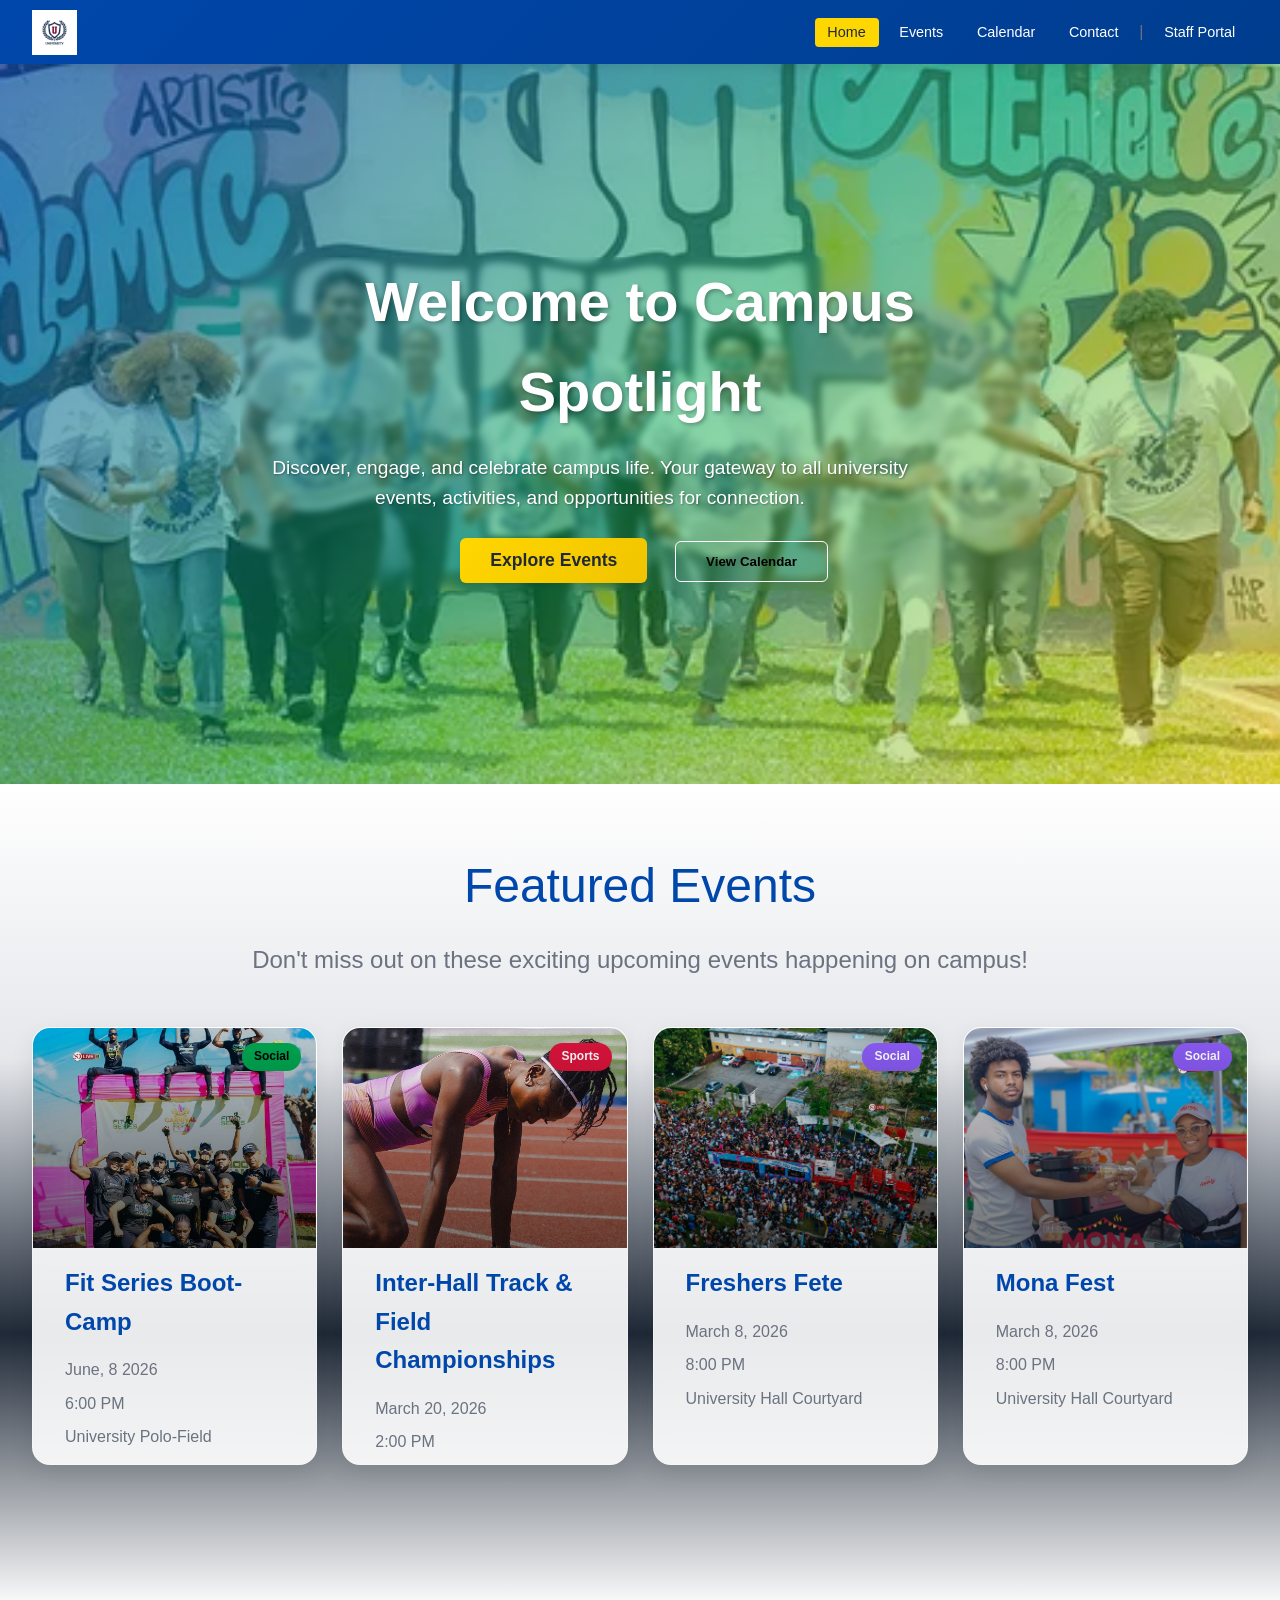
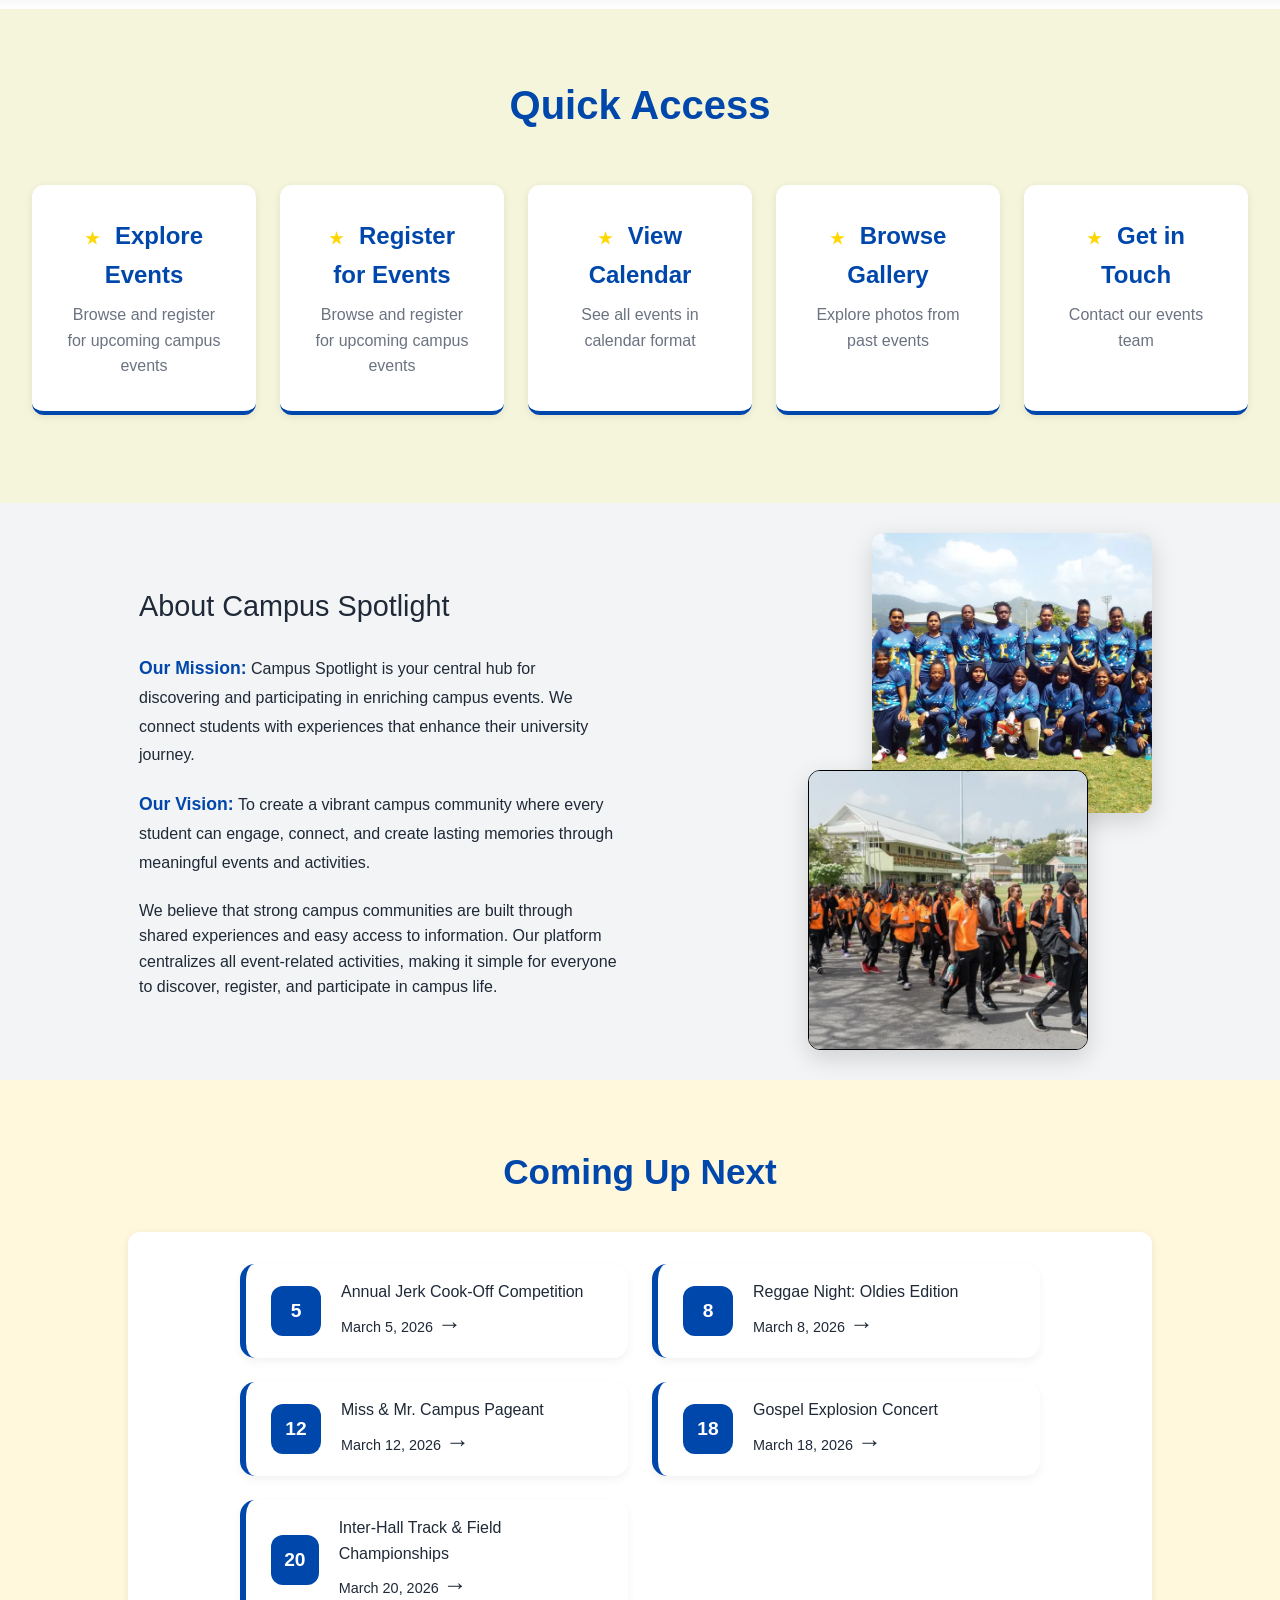
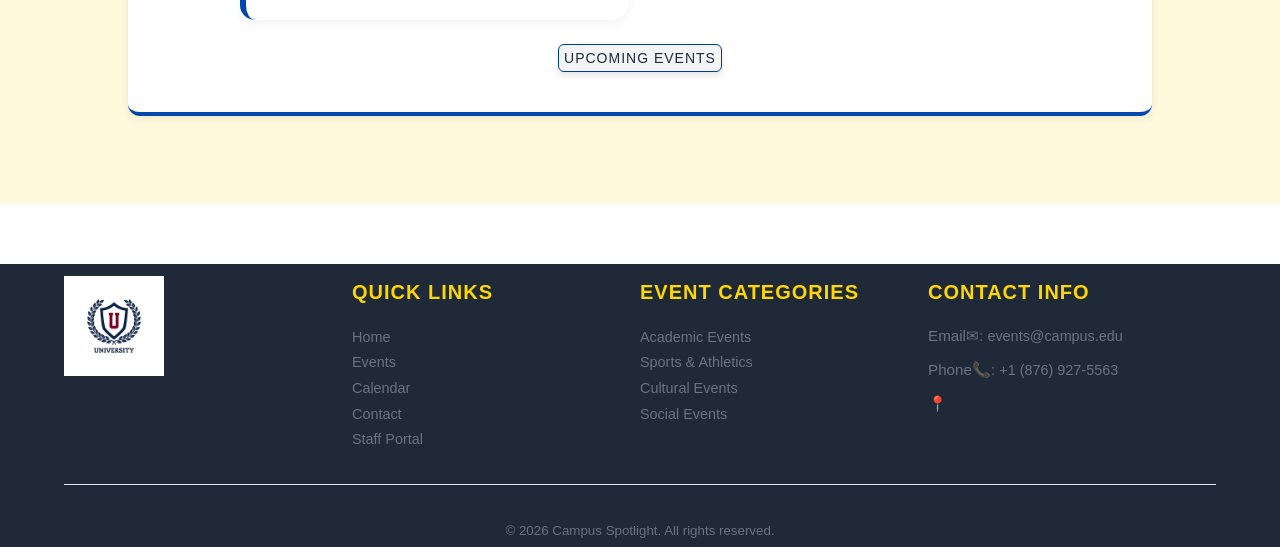
<file: index.html>
<!DOCTYPE html>
<html lang="en">

<head>
    <!-- Meta tags for character encoding and responsive design -->
    <meta charset="UTF-8">
    <meta name="viewport" content="width=device-width, initial-scale=1.0">

    <!-- Page title -->
    <title>Campus Spotlight - Home</title>

    <!-- Link to external CSS stylesheet -->
    <link rel="stylesheet" href="css/index.css">
</head>

<body>
    <!-- ==================== HEADER / NAVIGATION ==================== -->
    <header class="site-header">
        <!-- Logo -->
        <img src="images/logo2.jpg" alt="Campus Spotlight Logo" class="site-logo">

        <!-- Main navigation menu -->
        <nav class="main-nav">
            <ul>
                <li><a href="index.html" aria-current="page">Home</a></li>
                <li><a href="events.html">Events</a></li>
                <li><a href="calendar.html">Calendar</a></li>
                <li><a href="contact.html">Contact</a></li>
                <li class="split">|</li>
                <li><a href="staff-portal.html">Staff Portal</a></li>
            </ul>
        </nav>
    </header>

    <!-- ==================== MAIN CONTENT ==================== -->
    <main>
        <!-- ========== HERO SECTION ========== -->
        <!-- Welcome section with main call-to-action buttons -->
        <section class="hero-section">
            <div class="hero-content">
                <h1>Welcome to Campus Spotlight</h1>
                <p>Discover, engage, and celebrate campus life. Your gateway to all university events, activities, and
                    opportunities for connection.</p>

                <!-- Hero action buttons with navigation functionality -->
                <div class="hero-action">
                    <button id="exploreEventsBtn" data-link="events.html" class="btn-main">Explore Events</button>
                    <button id="viewCalendarBtn" data-link="calendar.html" class="btn-ghost">View Calendar</button>
                </div>
            </div>
        </section>


        <!-- ========== FEATURED EVENTS SECTION ========== -->
        <!-- Showcases the top 4 featured upcoming events -->
        <section class="featured-events-section reveal">
            <div class="section-header">
                <h2>Featured Events</h2>
                <p>Don't miss out on these exciting upcoming events happening on campus!</p>

                <!-- Featured Event 1: BootCamp -->
                <div class="featured-events-grid">
                    <article class="event-card featured-card reveal">
                        <div class="event-image-container">
                            <img src="images/bootcamp5.jpeg" alt="bootcamp5" class="event-image">
                            <span class="event-category" data-category="cultural">Social</span>
                        </div>

                        <div class="event-card-content">
                            <h3 class="event-title">Fit Series Boot-Camp</h3>
                            <p class="event-description"></p>
                            <div class="event-details">
                                <time datetime="2026-08-06" class="event-date">June, 8 2026</time>
                                <time datetime="18:00" class="event-time">6:00 PM</time>
                                <address class="event-location">University Polo-Field</address>
                            </div>
                        </div>
                    </article>

                    <!-- Featured Event 2: Track & Field -->
                    <article class="event-card featured-card reveal">
                        <div class="event-image-container">
                            <img src="images/sport4.jpeg" alt="Inter-Hall Track & Field Championships"
                                class="event-image">
                            <span class="event-category" data-category="sports">Sports</span>
                        </div>

                        <div class="event-card-content">
                            <h3 class="event-title">Inter-Hall Track & Field Championships</h3>
                            <p class="event-description"></p>

                            <div class="event-details">
                                <time datetime="2026-03-20" class="event-date">March 20, 2026</time>
                                <time datetime="14:00" class="event-time">2:00 PM</time>
                                <address class="event-location">National Stadium</address>
                            </div>
                        </div>
                    </article>

                    <!-- Featured Event 3: Fete -->
                    <article class="event-card featured-card reveal">
                        <div class="event-image-container">
                            <img src="images/fete2.jpeg" alt="fete2" class="event-image">
                            <span class="event-category" data-category="social">Social</span>
                        </div>

                        <div class="event-card-content">
                            <h3 class="event-title">Freshers Fete</h3>
                            <p class="event-description"></p>

                            <div class="event-details">
                                <time datetime="2026-03-08" class="event-date">March 8, 2026</time>
                                <time datetime="20:00" class="event-time">8:00 PM</time>
                                <address class="event-location">University Hall Courtyard</address>
                            </div>
                        </div>
                    </article>

                    <article class="event-card featured-card reveal">
                        <div class="event-image-container">
                            <img src="images/food2.jpeg" alt="Reggae Night:food2" class="event-image">
                            <span class="event-category" data-category="social">Social</span>
                        </div>

                        <div class="event-card-content">
                            <h3 class="event-title">Mona Fest</h3>
                            <p class="event-description"></p>

                            <div class="event-details">
                                <time datetime="2026-03-08" class="event-date">March 8, 2026</time>
                                <time datetime="20:00" class="event-time">8:00 PM</time>
                                <address class="event-location">University Hall Courtyard</address>
                            </div>
                        </div>
                    </article>
                </div>
            </div>
        </section>

        <!-- ========== QUICK ACCESS SECTION ========== -->
        <!-- Provides quick navigation to key areas of the site -->
        <section class="quick-access-section reveal">
            <h2>Quick Access</h2>

            <div class="quick-access-grid">

                <!-- Quick Access Card 1: -->
                <article class="quick-access-card" data-link="events.html">
                    <h3>Explore Events</h3>
                    <p>Browse and register for upcoming campus events</p>
                </article>

                <!-- Quick Access Card 2: Register for Events -->
                <article class="quick-access-card" data-link="register.html">
                    <h3>Register for Events</h3>
                    <p>Browse and register for upcoming campus events</p>
                </article>

                <!-- Quick Access Card 3: View Calendar -->
                <article class="quick-access-card" data-link="calendar.html">
                    <h3>View Calendar</h3>
                    <p>See all events in calendar format</p>
                </article>

                <!-- Quick Access Card 4: Browse Gallery -->
                <article class="quick-access-card" data-link="past-events.html">
                    <h3>Browse Gallery</h3>
                    <p>Explore photos from past events</p>
                </article>

                <!-- Quick Access Card 5: Contact -->
                <article class="quick-access-card" data-link="contact.html">
                    <h3>Get in Touch</h3>
                    <p>Contact our events team</p>
                </article>
            </div>
        </section>

        <!-- ========== ABOUT CAMPUS SPOTLIGHT SECTION ========== -->
        <!-- Information about the Campus Spotlight platform -->
        <section class="about-section reveal">
            <div class="about-container">
                <div class="about-text">
                    <h2>About Campus Spotlight</h2>

                    <div class="about-item">
                        <h3>Our Mission:</h3>
                        <p>Campus Spotlight is your central hub for discovering and participating in enriching campus
                            events. We connect students with experiences that enhance their university journey.</p>
                    </div>

                    <div class="about-item">
                        <h3>Our Vision:</h3>
                        <p>To create a vibrant campus community where every student can engage, connect, and create
                            lasting memories through meaningful events and activities.</p>
                    </div>

                    <p class="about-closing">
                        We believe that strong campus communities are built through shared experiences and easy access
                        to information. Our platform centralizes all event-related activities, making it simple for
                        everyone to discover, register, and participate in campus life.
                    </p>
                </div>

                <div class="about-image-side">
                    <div class="img-wrapper main-img">
                        <img src="images/womencricket.webp" alt="Campus Event">
                    </div>
                    <div class="img-wrapper overlay-img">
                        <img src="images/oncampus.webp" alt="Students on campus">
                    </div>
                </div>
            </div>
        </section>
        <!-- ========== COMING UP NEXT SECTION ========== -->
        <!-- Lists the next 5 upcoming events chronologically -->
        <section class="upcoming-events-section">
            <h2>Coming Up Next</h2>

            <div class="upcoming-event-grid">
                <!-- Upcoming events list -->
                <ul class="upcoming-events-list">
                    <!-- Event 1: March 5 -->
                    <li class="upcoming-event-item">
                        <div class="date-bubble">5</div>
                        <div class="event-info">
                            <span class="event-name">Annual Jerk Cook-Off Competition</span>
                            <span class="event-date-sub">March 5, 2026</span>
                            <span class="arrow">→</span>
                        </div>
                    </li>

                    <!-- Event 2: March 8 -->
                    <li class="upcoming-event-item">
                        <div class="date-bubble">8</div>
                        <div class="event-info">
                            <span class="event-name">Reggae Night: Oldies Edition</span>
                            <span class="event-date-sub">March 8, 2026</span>
                            <span class="arrow">→</span>
                        </div>
                    </li>

                    <!-- Event 3: March 12 -->
                    <li class="upcoming-event-item">
                        <div class="date-bubble">12</div>
                        <div class="event-info">
                            <span class="event-name">Miss & Mr. Campus Pageant</span>
                            <span class="event-date-sub">March 12, 2026</span>
                            <span class="arrow">→</span>
                        </div>
                    </li>

                    <!-- Event 4: March 18 -->
                    <li class="upcoming-event-item">
                        <div class="date-bubble">18</div>
                        <div class="event-info">
                            <span class="event-name">Gospel Explosion Concert</span>
                            <span class="event-date-sub">March 18, 2026</span>
                            <span class="arrow">→</span>
                        </div>
                    </li>

                    <!-- Event 5: March 20 -->
                    <li class="upcoming-event-item">
                        <div class="date-bubble">20</div>
                        <div class="event-info">
                            <span class="event-name">Inter-Hall Track & Field Championships</span>
                            <span class="event-date-sub">March 20, 2026</span>
                            <span class="arrow">→</span>
                        </div>
                    </li>
                </ul>

                <!-- Button to view all upcoming events -->
                <div class="view-all-btn-container">
                    <button id="viewAllEventsBtn" data-link="upcoming-events.html" class="btn-main view-all-btn">
                        Upcoming Events
                    </button>
                </div>
            </div>
        </section>
    </main>

    <!-- ==================== FOOTER ==================== -->
    <footer class="site-footer">
        <div class="footer-grid">
            <div class="footer-content">
                <!-- Footer logo -->
                <div class="footer-brand">
                    <img src="images/logo2.jpg" alt="Campus Spotlight" class="footer-logo">
                </div>

                <!-- Quick Links Navigation -->
                <nav class="footer-nav">
                    <h3>Quick Links</h3>
                    <ul>
                        <li><a href="index.html">Home</a></li>
                        <li><a href="events.html">Events</a></li>
                        <li><a href="calendar.html">Calendar</a></li>
                        <li><a href="contact.html">Contact</a></li>
                        <li><a href="staff-portal.html">Staff Portal</a></li>
                    </ul>
                </nav>

                <nav class="footer-nav">
                    <h3>Event Categories</h3>
                    <ul>
                        <li><a href="#">Academic Events</a></li>
                        <li><a href="#">Sports & Athletics</a></li>
                        <li><a href="#">Cultural Events</a></li>
                        <li><a href="#">Social Events</a></li>
                    </ul>
                </nav>

                <!-- Contact Information -->
                <nav class="footer-nav">
                    <h3>Contact Info</h3>
                    <address class="footer-contact">
                        <p>Email✉: <a href="mailto:events@campus.edu">events@campus.edu</a></p>
                        <p>Phone📞: <a href="tel:+18769275563">+1 (876) 927-5563</a></p>
                        <p>📍</p>
                    </address>
                </nav>
                <!-- Social Media Links -->
                <!-- <nav class="footer-social">
                    <h3>Social Media</h3>
                    <ul>
                        <li><a href="#">Facebook</a></li>
                        <li><a href="#">Twitter</a></li>
                        <li><a href="#">Instagram</a></li>
                    </ul>
                </nav> -->
            </div>
            <!-- Copyright Notice -->
            <p class="footer-copyright"><small>&copy; 2026 Campus Spotlight. All rights reserved.</small></p>
        </div>
    </footer>
    <script src="JS/main.js"></script>
</body>

</html>
</file>
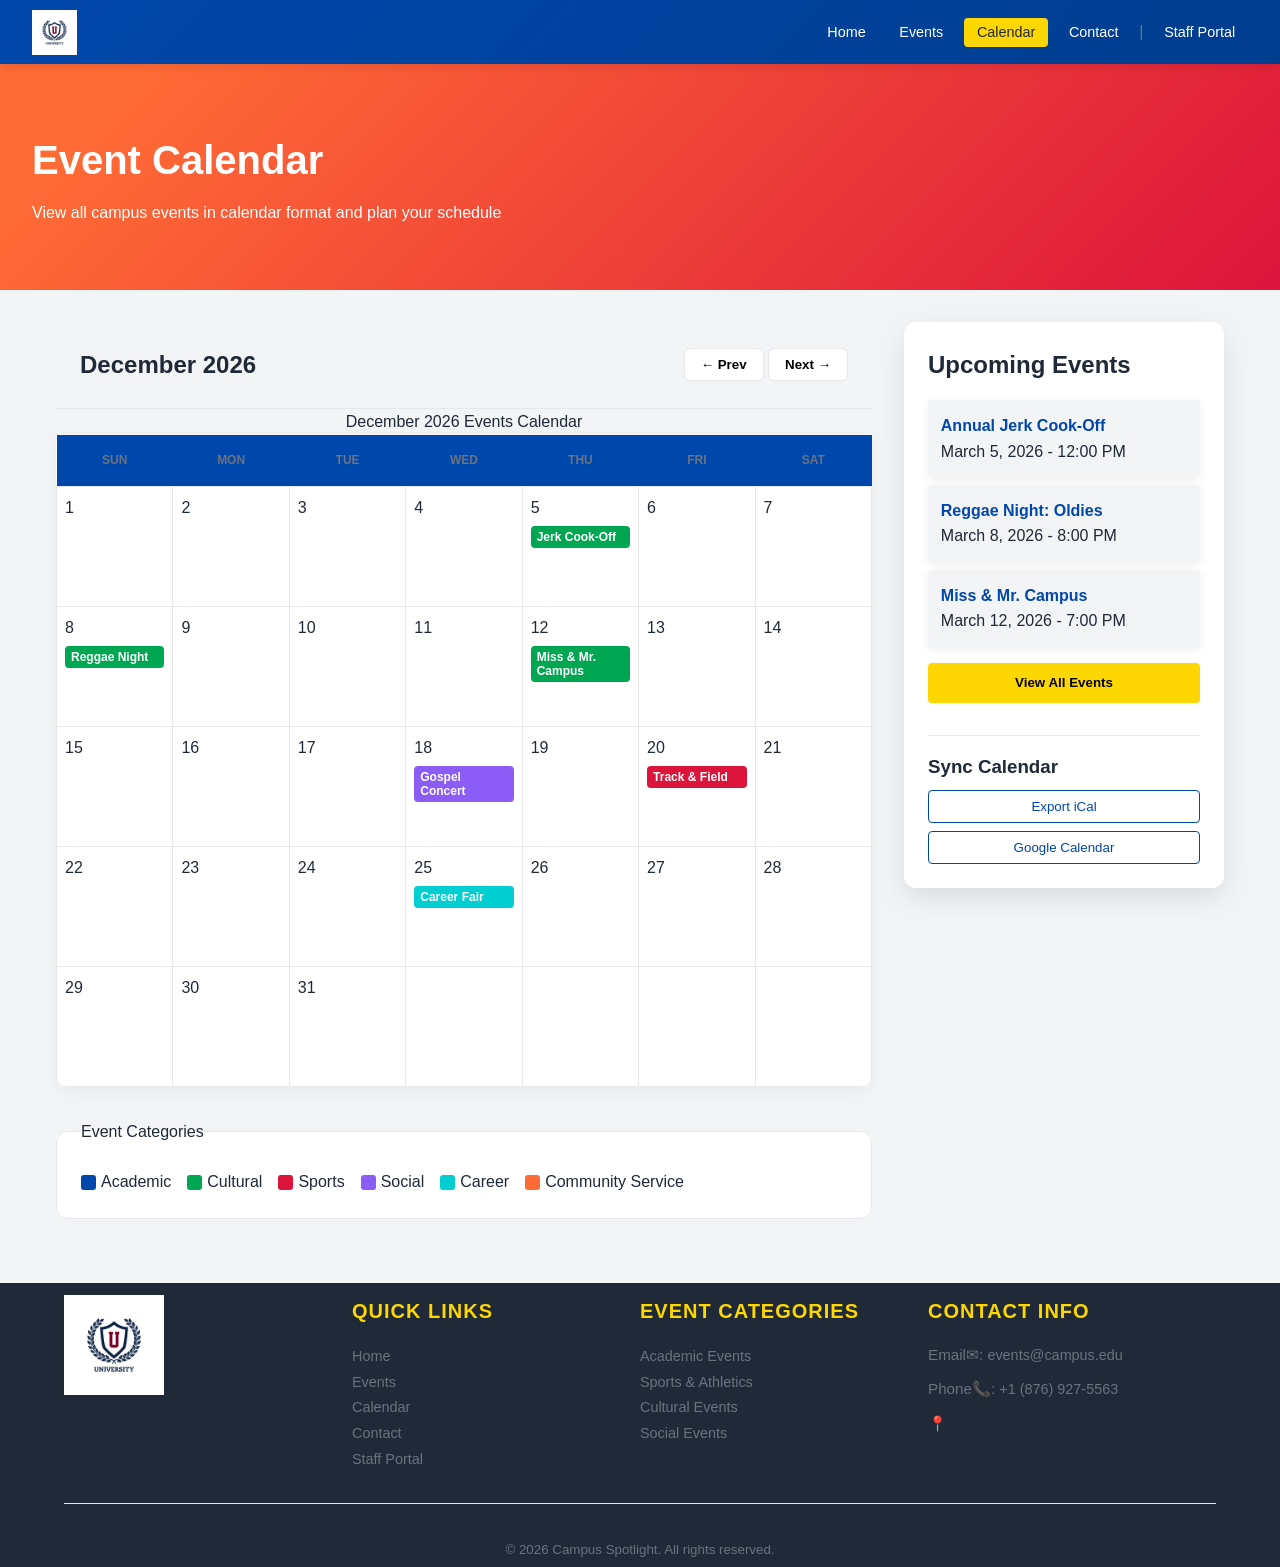
<file: calendar.html>
<!DOCTYPE html>
<html lang="en">

<head>
    <meta charset="UTF-8">
    <meta name="viewport" content="width=device-width, initial-scale=1.0">
    <title>Event Calendar - Campus Spotlight</title>
    <link rel="stylesheet" href="css/calendar.css">
</head>

<body>
    <header class="site-header">
        <!-- Logo -->
        <img src="images/logo2.jpg" alt="Campus Spotlight Logo" class="site-logo">

        <!-- Main navigation menu -->
        <nav class="main-nav">
            <ul>
                <li><a href="index.html">Home</a></li>
                <li><a href="events.html">Events</a></li>
                <li><a href="calendar.html" aria-current="page">Calendar</a></li>
                <li><a href="contact.html">Contact</a></li>
                <li class="split">|</li>
                <li><a href="staff-portal.html">Staff Portal</a></li>
            </ul>
        </nav>
    </header>

    <div class="calendar-page-wrapper">
        <header class="calendar-hero">
            <h1>Event Calendar</h1>
            <p>View all campus events in calendar format and plan your schedule</p>
        </header>

        <div class="calendar-layout-grid reveal">
            <div class="calendar-main-content">
                <div class="calendar-header">
                    <h2>March 2026</h2>
                    <nav class="calendar-controls">
                        <button class="btn-ctrl" id="prevMonth" aria-label="Previous Month">← Prev</button>
                        <button class="btn-ctrl" id="nextMonth" aria-label="Next Month">Next →</button>
                    </nav>
                </div>

                <table class="event-table">
                    <caption>March 2026 Events Calendar</caption>
                    <thead>
                        <tr>
                            <th scope="col">Sun</th>
                            <th scope="col">Mon</th>
                            <th scope="col">Tue</th>
                            <th scope="col">Wed</th>
                            <th scope="col">Thu</th>
                            <th scope="col">Fri</th>
                            <th scope="col">Sat</th>
                        </tr>
                    </thead>
                    <tbody>
                        <tr>
                            <td>1</td>
                            <td>2</td>
                            <td>3</td>
                            <td>4</td>
                            <td>
                                <time datetime="2026-03-05">5</time>
                                <a href="/events/jerk-cookoff" class="event-link cultural">Jerk Cook-Off</a>
                            </td>
                            <td>6</td>
                            <td>7</td>
                        </tr>
                        <tr>
                            <td>
                                <time datetime="2026-03-08">8</time>
                                <a href="/events/reggae-night" class="event-link cultural">Reggae Night</a>
                            </td>
                            <td>9</td>
                            <td>10</td>
                            <td>11</td>
                            <td>
                                <time datetime="2026-03-12">12</time>
                                <a href="/events/pageant" class="event-link cultural">Miss & Mr. Campus</a>
                            </td>
                            <td>13</td>
                            <td aria-current="date">14</td>
                        </tr>
                        <tr>
                            <td>15</td>
                            <td>16</td>
                            <td>17</td>
                            <td>
                                <time datetime="2026-03-18">18</time>
                                <a href="/events/gospel-concert" class="event-link social">Gospel Concert</a>
                            </td>
                            <td>19</td>
                            <td>
                                <time datetime="2026-03-20">20</time>
                                <a href="/events/track-field" class="event-link sports">Track & Field</a>
                            </td>
                            <td>21</td>
                        </tr>
                        <tr>
                            <td>22</td>
                            <td>23</td>
                            <td>24</td>
                            <td>
                                <time datetime="2026-03-25">25</time>
                                <a href="/events/career-fair" class="event-link career">Career Fair</a>
                            </td>
                            <td>26</td>
                            <td>27</td>
                            <td>28</td>
                        </tr>
                        <tr>
                            <td>29</td>
                            <td>30</td>
                            <td>31</td>
                            <td></td>
                            <td></td>
                            <td></td>
                            <td></td>
                        </tr>
                    </tbody>
                </table>

                <fieldset class="category-legend">
                    <legend>Event Categories</legend>
                    <ul>
                        <li><span class="cat-academic"></span>Academic</li>
                        <li><span class="cat-cultural"></span>Cultural</li>
                        <li><span class="cat-sports"></span>Sports</li>
                        <li><span class="cat-social"></span>Social</li>
                        <li><span class="cat-career"></span>Career</li>
                        <li><span class="cat-service"></span>Community Service</li>
                    </ul>
                </fieldset>
            </div>

            <aside class="calendar-sidebar">
                <h2>Upcoming Events</h2>
                <ol class="sidebar-list">
                    <li data-link="upcoming-events.html" class="upcoming-event-item">
                        <h3>Annual Jerk Cook-Off</h3>
                        <time datetime="2026-03-05T12:00">March 5, 2026 - 12:00 PM</time>
                    </li>
                    <li data-link="upcoming-events.html " class="upcoming-event-item">
                        <h3>Reggae Night: Oldies</h3>
                        <time datetime="2026-03-08T20:00">March 8, 2026 - 8:00 PM</time>
                    </li>
                    <li data-link="upcoming-events.html" class="upcoming-event-item">
                        <h3>Miss & Mr. Campus</h3>
                        <time datetime="2026-03-12T19:00">March 12, 2026 - 7:00 PM</time>
                    </li>
                </ol>
                <button class="view-all-btn" data-link="upcoming-events.html">View All Events</button>

                <div class="sync-box">
                    <h3>Sync Calendar</h3>
                    <button class="btn-outline">Export iCal</button>
                    <button class="btn-outline">Google Calendar</button>
                </div>
            </aside>
        </div>
    </div>

    <!-- ==================== FOOTER ==================== -->
    <footer class="site-footer">
        <div class="footer-grid">
            <div class="footer-content">
                <!-- Footer logo -->
                <div class="footer-brand">
                    <img src="images/logo2.jpg" alt="Campus Spotlight" class="footer-logo">
                </div>

                <!-- Quick Links Navigation -->
                <nav class="footer-nav">
                    <h3>Quick Links</h3>
                    <ul>
                        <li><a href="index.html">Home</a></li>
                        <li><a href="events.html">Events</a></li>
                        <li><a href="calendar.html">Calendar</a></li>
                        <li><a href="contact.html">Contact</a></li>
                        <li><a href="staff-portal.html">Staff Portal</a></li>
                    </ul>
                </nav>

                <nav class="footer-nav">
                    <h3>Event Categories</h3>
                    <ul>
                        <li><a href="#">Academic Events</a></li>
                        <li><a href="#">Sports & Athletics</a></li>
                        <li><a href="#">Cultural Events</a></li>
                        <li><a href="#">Social Events</a></li>
                    </ul>
                </nav>

                <!-- Contact Information -->
                <nav class="footer-nav">
                    <h3>Contact Info</h3>
                    <address class="footer-contact">
                        <p>Email✉: <a href="mailto:events@campus.edu">events@campus.edu</a></p>
                        <p>Phone📞: <a href="tel:+18769275563">+1 (876) 927-5563</a></p>
                        <p>📍</p>
                    </address>
                </nav>
                <!-- Social Media Links -->
                <!-- <nav class="footer-social">
                    <h3>Social Media</h3>
                    <ul>
                        <li><a href="#">Facebook</a></li>
                        <li><a href="#">Twitter</a></li>
                        <li><a href="#">Instagram</a></li>
                    </ul>
                </nav> -->
            </div>
            <!-- Copyright Notice -->
            <p class="footer-copyright"><small>&copy; 2026 Campus Spotlight. All rights reserved.</small></p>
        </div>
    </footer>
    <script src="JS/main.js"></script>
</body>

</html>
</file>
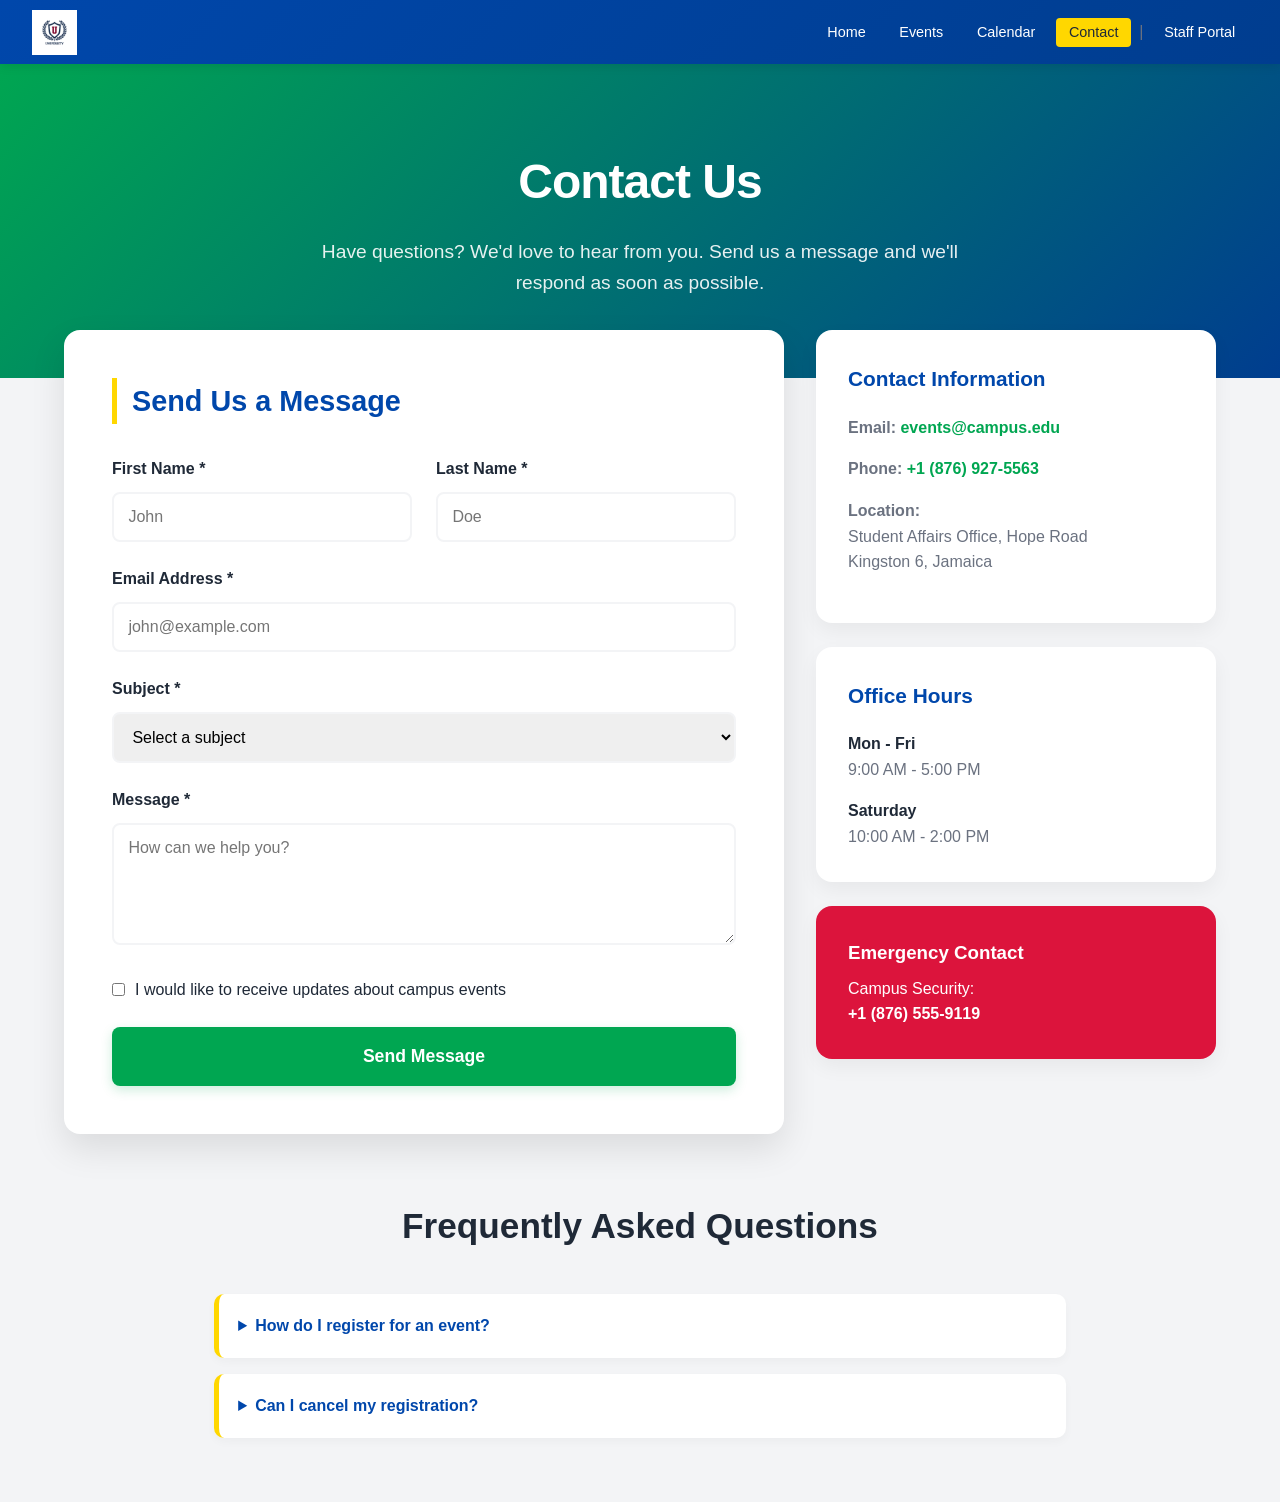
<file: contact.html>
<!DOCTYPE html>
<html lang="en">

<head>
    <meta charset="UTF-8">
    <meta name="viewport" content="width=device-width, initial-scale=1.0">
    <title>Contact Us - Campus Spotlight</title>
    <link rel="stylesheet" href="css/contact.css">
</head>

<body>
    <header class="site-header">
        <!-- Logo -->
        <img src="images/logo2.jpg" alt="Campus Spotlight Logo" class="site-logo">

        <!-- Main navigation menu -->
        <nav class="main-nav">
            <ul>
                <li><a href="index.html">Home</a></li>
                <li><a href="events.html">Events</a></li>
                <li><a href="calendar.html">Calendar</a></li>
                <li><a href="contact.html" aria-current="page">Contact</a></li>
                <li class="split">|</li>
                <li><a href="staff-portal.html">Staff Portal</a></li>
            </ul>
        </nav>
    </header>

    <main class="contact-page-wrapper">
        <header class="contact-hero">
            <h1>Contact Us</h1>
            <p>Have questions? We'd love to hear from you. Send us a message and we'll respond as soon as possible.</p>
        </header>

        <div class="contact-layout-grid reveal">
            <section class="contact-form-container">
                <h2>Send Us a Message</h2>
                <form method="post" action="/contact" class="modern-form">
                    <div class="form-row">
                        <div class="form-group">
                            <label for="firstName">First Name *</label>
                            <input type="text" id="firstName" name="firstName" required placeholder="John">
                        </div>
                        <div class="form-group">
                            <label for="lastName">Last Name *</label>
                            <input type="text" id="lastName" name="lastName" required placeholder="Doe">
                        </div>
                    </div>

                    <div class="form-group">
                        <label for="email">Email Address *</label>
                        <input type="email" id="email" name="email" required placeholder="john@example.com">
                    </div>

                    <div class="form-group">
                        <label for="subject">Subject *</label>
                        <select id="subject" name="subject" required>
                            <option value="">Select a subject</option>
                            <option value="event-inquiry">Event Inquiry</option>
                            <option value="registration">Registration Issue</option>
                            <option value="feedback">Feedback</option>
                            <option value="technical">Technical Support</option>
                        </select>
                    </div>

                    <div class="form-group">
                        <label for="message">Message *</label>
                        <textarea id="message" name="message" rows="5" required
                            placeholder="How can we help you?"></textarea>
                    </div>

                    <label class="checkbox-container">
                        <input type="checkbox" name="updates">
                        <span>I would like to receive updates about campus events</span>
                    </label>

                    <button type="submit" class="btn-primary-full">Send Message</button>
                </form>
            </section>

            <aside class="contact-sidebar">
                <div class="info-card">
                    <h3>Contact Information</h3>
                    <address>
                        <p><strong>Email:</strong> <a href="mailto:events@campus.edu">events@campus.edu</a></p>
                        <p><strong>Phone:</strong> <a href="tel:+18769275563">+1 (876) 927-5563</a></p>
                        <p><strong>Location:</strong><br>
                            Student Affairs Office, Hope Road<br>
                            Kingston 6, Jamaica</p>
                    </address>
                </div>

                <div class="info-card">
                    <h3>Office Hours</h3>
                    <dl class="hours-list">
                        <dt>Mon - Fri</dt>
                        <dd>9:00 AM - 5:00 PM</dd>
                        <dt>Saturday</dt>
                        <dd>10:00 AM - 2:00 PM</dd>
                    </dl>
                </div>

                <div class="emergency-box">
                    <h3>Emergency Contact</h3>
                    <p>Campus Security: <br><strong>+1 (876) 555-9119</strong></p>
                </div>
            </aside>
        </div>

        <section class="faq-section reveal">
            <h2 class="section-title">Frequently Asked Questions</h2>
            <div class="faq-grid">
                <details>
                    <summary>How do I register for an event?</summary>
                    <p>Browse events on our Events page, click on the event, and hit "Register Now".</p>
                </details>
                <details>
                    <summary>Can I cancel my registration?</summary>
                    <p>Yes, email us at events@campus.edu at least 24 hours before the event.</p>
                </details>
            </div>
        </section>
    </main>

    <footer class="site-footer">
    </footer>
    <script src="JS/main.js"></script>
</body>

</html>
</file>
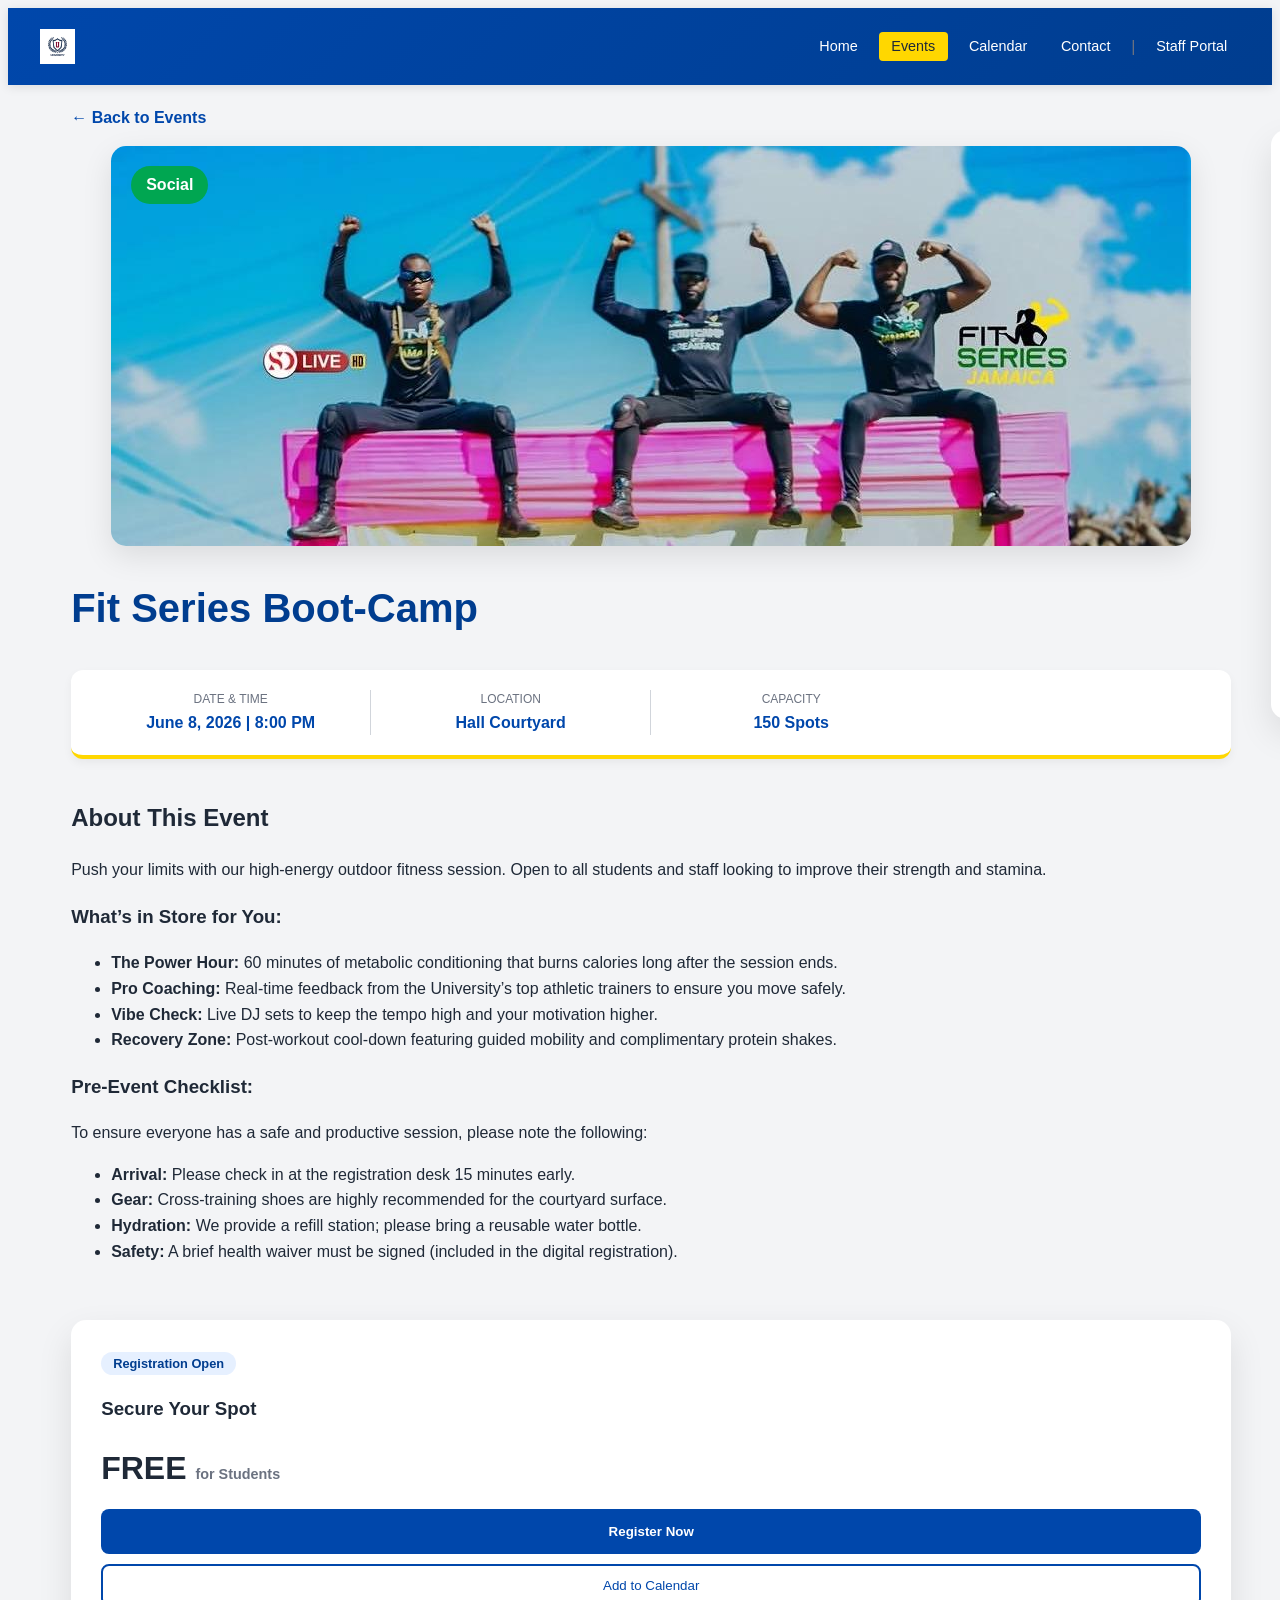
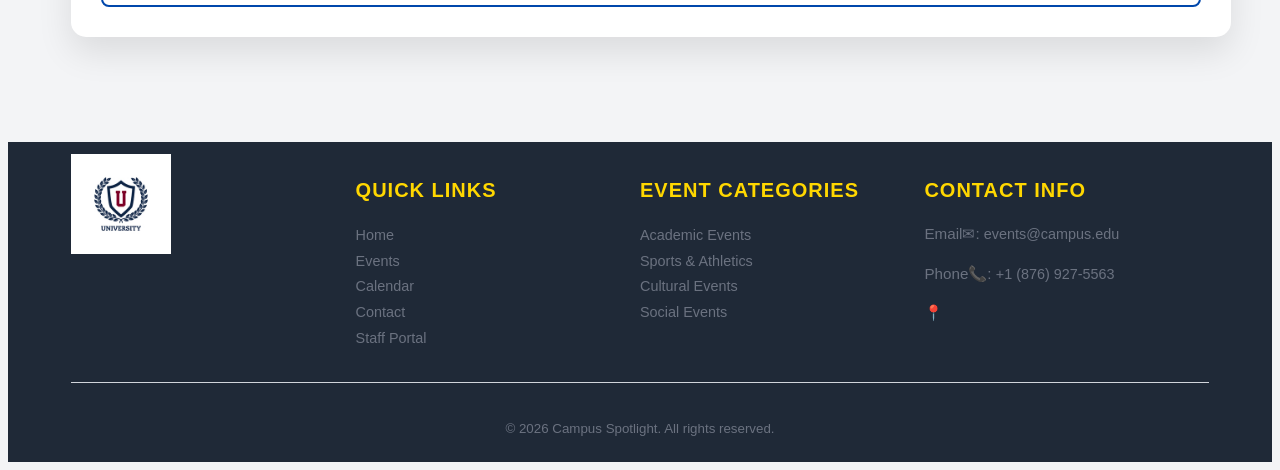
<file: event-details.html>
<!DOCTYPE html>
<html lang="en">

<head>
    <meta charset="UTF-8">
    <meta name="viewport" content="width=device-width, initial-scale=1.0">
    <title>Jamaica Independence Day Celebration - Campus Spotlight</title>
    <link rel="stylesheet" href="css/events-details.css">
</head>

<body>
    <header class="site-header">
        <!-- Logo -->
        <img src="images/logo2.jpg" alt="Campus Spotlight Logo" class="site-logo">

        <!-- Main navigation menu -->
        <nav class="main-nav">
            <ul>
                <li><a href="index.html">Home</a></li>
                <li><a href="events.html" aria-current="page">Events</a></li>
                <li><a href="calendar.html">Calendar</a></li>
                <li><a href="contact.html">Contact</a></li>
                <li class="split">|</li>
                <li><a href="staff-portal.html">Staff Portal</a></li>
            </ul>
        </nav>
    </header>

    <main class="event-details-container">
        <nav class="breadcrumb">
            <a href="events.html">&larr; Back to Events</a>
        </nav>

        <div class="details-grid">
            <article class="event-main-content">
                <figure class="event-hero">
                    <img src="images/bootcamp5.jpeg" alt="Fit Series Boot-Camp">
                    <span class="category-badge">Social</span>
                </figure>

                <header class="event-title">
                    <h1>Fit Series Boot-Camp</h1>
                </header>

                <div class="event-info-strip">
                    <div class="info-item">
                        <span class="info-label">Date & Time</span>
                        <span class="info-value">June 8, 2026 | 8:00 PM</span>
                    </div>
                    <div class="info-item">
                        <span class="info-label">Location</span>
                        <span class="info-value">Hall Courtyard</span>
                    </div>
                    <div class="info-item">
                        <span class="info-label">Capacity</span>
                        <span class="info-value">150 Spots</span>
                    </div>
                </div>

                <section class="description-section">
                    <h2>About This Event</h2>
                    <p>Push your limits with our high-energy outdoor fitness session. Open to all students and staff
                        looking to improve their strength and stamina.</p>
                    <div class="info-highlights">
                        <h3>What’s in Store for You:</h3>
                        <ul>
                            <li><strong>The Power Hour:</strong> 60 minutes of metabolic conditioning that burns
                                calories long after the session ends.</li>
                            <li><strong>Pro Coaching:</strong> Real-time feedback from the University’s top athletic
                                trainers to ensure you move safely.</li>
                            <li><strong>Vibe Check:</strong> Live DJ sets to keep the tempo high and your motivation
                                higher.</li>
                            <li><strong>Recovery Zone:</strong> Post-workout cool-down featuring guided mobility and
                                complimentary protein shakes.</li>
                        </ul>
                    </div>

                    <div class="prep-guide">
                        <h3>Pre-Event Checklist:</h3>
                        <p>To ensure everyone has a safe and productive session, please note the following:</p>
                        <ul>
                            <li><strong>Arrival:</strong> Please check in at the registration desk 15 minutes early.
                            </li>
                            <li><strong>Gear:</strong> Cross-training shoes are highly recommended for the courtyard
                                surface.</li>
                            <li><strong>Hydration:</strong> We provide a refill station; please bring a reusable water
                                bottle.</li>
                            <li><strong>Safety:</strong> A brief health waiver must be signed (included in the digital
                                registration).</li>
                        </ul>
                    </div>
                </section>
            </article>

            <aside class="event-sidebar">
                <div class="sidebar-card registration-card">
                    <span class="status-badge">Registration Open</span>
                    <h3>Join the Squad</h3>
                    <div class="price-display">FREE <small>for Students</small></div>

                    <button class="btn-primary btn-details" data-link="register.html">
                        Register Now
                    </button>

                    <button class="btn-secondary">Add to Calendar</button>

                    <div class="urgency-meter">
                        <p>🔥 <strong>Limited Spots!</strong> Only 42 tickets left.</p>
                    </div>
                </div>
            </aside>


            <aside class="event-sidebar">
                <div class="sidebar-card registration-card">
                    <span class="status-badge">Registration Open</span>
                    <h3>Secure Your Spot</h3>
                    <div class="price-display">FREE <small>for Students</small></div>

                    <button class="btn-primary btn-details" data-link="register.html">Register Now</button>

                    <button class="btn-secondary">Add to Calendar</button>
                </div>
            </aside>
        </div>
    </main>

    <!-- ==================== FOOTER ==================== -->
    <footer class="site-footer">
        <div class="footer-grid">
            <div class="footer-content">
                <!-- Footer logo -->
                <div class="footer-brand">
                    <img src="images/logo2.jpg" alt="Campus Spotlight" class="footer-logo">
                </div>

                <!-- Quick Links Navigation -->
                <nav class="footer-nav">
                    <h3>Quick Links</h3>
                    <ul>
                        <li><a href="index.html">Home</a></li>
                        <li><a href="events.html">Events</a></li>
                        <li><a href="calendar.html">Calendar</a></li>
                        <li><a href="contact.html">Contact</a></li>
                        <li><a href="staff-portal.html">Staff Portal</a></li>
                    </ul>
                </nav>

                <nav class="footer-nav">
                    <h3>Event Categories</h3>
                    <ul>
                        <li><a href="#">Academic Events</a></li>
                        <li><a href="#">Sports & Athletics</a></li>
                        <li><a href="#">Cultural Events</a></li>
                        <li><a href="#">Social Events</a></li>
                    </ul>
                </nav>

                <!-- Contact Information -->
                <nav class="footer-nav">
                    <h3>Contact Info</h3>
                    <address class="footer-contact">
                        <p>Email✉: <a href="mailto:events@campus.edu">events@campus.edu</a></p>
                        <p>Phone📞: <a href="tel:+18769275563">+1 (876) 927-5563</a></p>
                        <p>📍</p>
                    </address>
                </nav>
                <!-- Social Media Links -->
                <!-- <nav class="footer-social">
                    <h3>Social Media</h3>
                    <ul>
                        <li><a href="#">Facebook</a></li>
                        <li><a href="#">Twitter</a></li>
                        <li><a href="#">Instagram</a></li>
                    </ul>
                </nav> -->
            </div>
            <!-- Copyright Notice -->
            <p class="footer-copyright"><small>&copy; 2026 Campus Spotlight. All rights reserved.</small></p>
        </div>
    </footer>
    <script src="JS/main.js"></script>
</body>

</html>
</file>
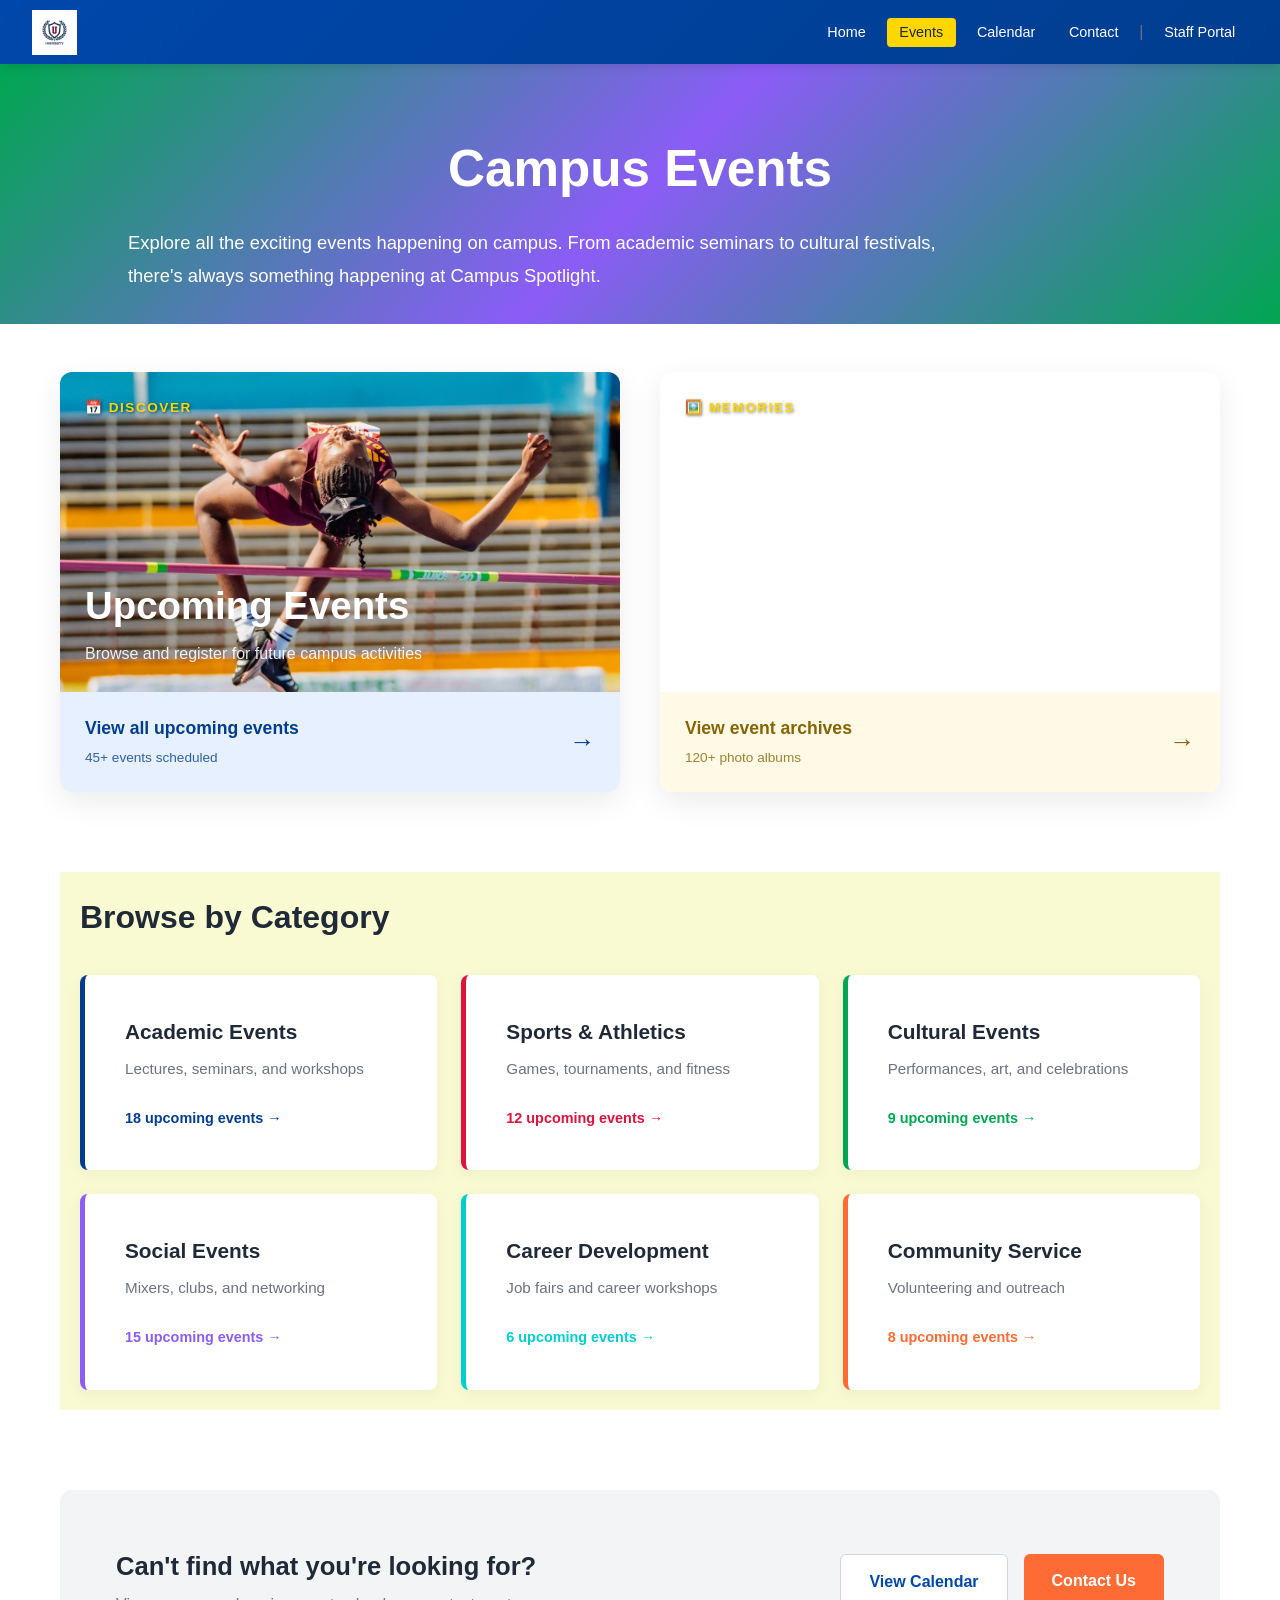
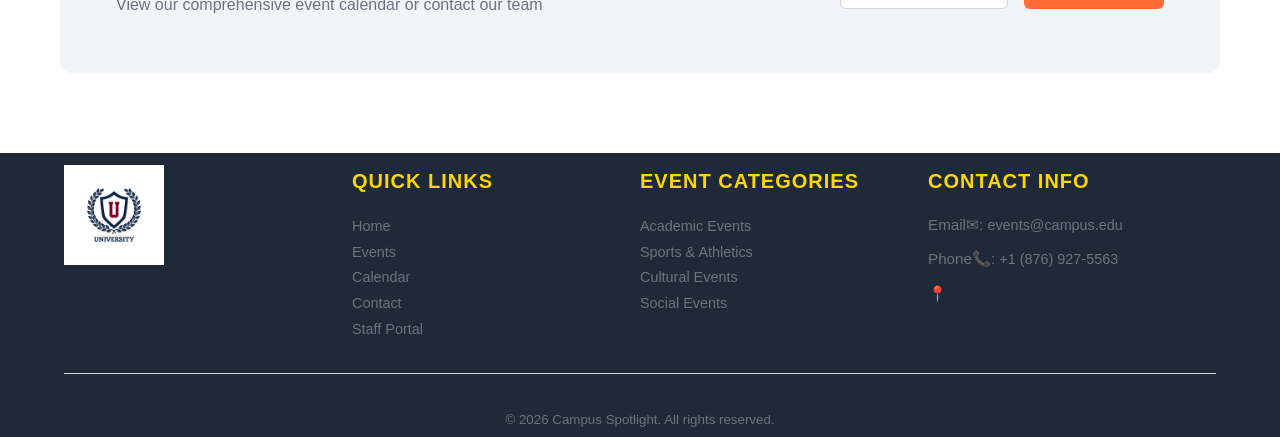
<file: events.html>
<!DOCTYPE html>
<html lang="en">

<head>
    <meta charset="UTF-8">
    <meta name="viewport" content="width=device-width, initial-scale=1.0">
    <title>Campus Events - Campus Spotlight</title>
    <link rel="stylesheet" href="css/events.css">
</head>

<body class="events-body">
    <header class="site-header">
        <!-- Logo -->
        <img src="images/logo2.jpg" alt="Campus Spotlight Logo" class="site-logo">

        <!-- Main navigation menu -->
        <nav class="main-nav">
            <ul>
                <li><a href="index.html">Home</a></li>
                <li><a href="events.html" aria-current="page">Events</a></li>
                <li><a href="calendar.html">Calendar</a></li>
                <li><a href="contact.html">Contact</a></li>
                <li class="split">|</li>
                <li><a href="staff-portal.html">Staff Portal</a></li>
            </ul>
        </nav>
    </header>

    <section class="events-hero-section">
        <div class="hero-container">
            <h1>Campus Events</h1>
            <p>Explore all the exciting events happening on campus. From academic seminars to cultural festivals,
                there's always something happening at Campus Spotlight.</p>
        </div>
    </section>

    <main class="events-content-wrapper">
        <section class="split-nav-grid">
            <article class="featured-nav-card nav-card left upcoming reveal" data-link="upcoming-events.html">
                <div class="image-box slideshow upcoming-slideshow">
                    <img src="images/sport5.jpeg" alt="Upcoming Events" class="slide active">
                    <img src="images/CricketTeam.webp" alt="cricket" class="slide">
                    <img src="images/sport6.jpeg" alt="a" class="slide">

                    <div class="overlay-tag"><span class="icon">📅</span> DISCOVER</div>

                    <div class="text-overlay">
                        <h2>Upcoming Events</h2>
                        <p>Browse and register for future campus activities</p>
                    </div>
                </div>
                <div class="card-footer">
                    <div class="footer-info">
                        <strong>View all upcoming events</strong>
                        <span>45+ events scheduled</span>
                    </div>
                    <span class="arrow">→</span>
                </div>
            </article>

            <article class="featured-nav-card nav-card right past reveal" data-link="past-events.html">
                <div class="image-box slideshow past-slideshow">
                    <img src="images/fete5.jpeg" alt="fete redbull" class="slide-active">
                    <img src="images/womencricket.webp" alt="women cricket" class="slide">
                    <img src="images/food1.jpeg" alt="mona food1" class="slide">
                    <div class="overlay-tag"><span class="icon">🖼️</span> MEMORIES</div>
                    <div class="text-overlay">
                        <h2>Past Events</h2>
                        <p>Relive memorable moments through photo galleries</p>
                    </div>
                </div>
                <div class="card-footer">
                    <div class="footer-info">
                        <strong>View event archives</strong>
                        <span>120+ photo albums</span>
                    </div>
                    <span class="arrow">→</span>
                </div>
            </article>
        </section>

        <!-- CATEGORIES SECTION-->
        <section class="categories-container reveal">
            <h2 class="section-heading">Browse by Category</h2>
            <div class="cat-grid">
                <div class="category-card academic reveal" data-link="upcoming-events.html?category=academic">
                    <h3>Academic Events</h3>
                    <p>Lectures, seminars, and workshops</p>
                    <a href="#" class="cat-link">18 upcoming events →</a>
                </div>
                <div class="category-card sports reveal" data-link="upcoming-events.html?category=sports">
                    <h3>Sports & Athletics</h3>
                    <p>Games, tournaments, and fitness</p>
                    <a href="#" class="cat-link">12 upcoming events →</a>
                </div>
                <div class="category-card cultural reveal" data-link="upcoming-events.html?category=cultural">
                    <h3>Cultural Events</h3>
                    <p>Performances, art, and celebrations</p>
                    <a href="#" class="cat-link">9 upcoming events →</a>
                </div>
                <div class="category-card social reveal" data-link="upcoming-events.html?category=social">
                    <h3>Social Events</h3>
                    <p>Mixers, clubs, and networking</p>
                    <a href="#" class="cat-link">15 upcoming events →</a>
                </div>
                <div class="category-card career reveal" data-link="upcoming-events.html?category=career">
                    <h3>Career Development</h3>
                    <p>Job fairs and career workshops</p>
                    <a href="#" class="cat-link">6 upcoming events →</a>
                </div>
                <div class="category-card community reveal " data-link="upcoming-events.html?category=community">
                    <h3>Community Service</h3>
                    <p>Volunteering and outreach</p>
                    <a href="#" class="cat-link">8 upcoming events →</a>
                </div>
            </div>
        </section>

        <section class="help-cta">
            <div class="cta-text">
                <h3>Can't find what you're looking for?</h3>
                <p>View our comprehensive event calendar or contact our team</p>
            </div>
            <div class="cta-buttons">
                <a href="calendar.html" class="btn-outline">View Calendar</a>
                <a href="contact.html" class="btn-solid">Contact Us</a>
            </div>
        </section>
    </main>

    <!-- ==================== FOOTER ==================== -->
    <footer class="site-footer">
        <div class="footer-grid">
            <div class="footer-content">
                <!-- Footer logo -->
                <div class="footer-brand">
                    <img src="images/logo2.jpg" alt="Campus Spotlight" class="footer-logo">
                </div>

                <!-- Quick Links Navigation -->
                <nav class="footer-nav">
                    <h3>Quick Links</h3>
                    <ul>
                        <li><a href="index.html">Home</a></li>
                        <li><a href="events.html">Events</a></li>
                        <li><a href="calendar.html">Calendar</a></li>
                        <li><a href="contact.html">Contact</a></li>
                        <li><a href="staff-portal.html">Staff Portal</a></li>
                    </ul>
                </nav>

                <nav class="footer-nav">
                    <h3>Event Categories</h3>
                    <ul>
                        <li><a href="#">Academic Events</a></li>
                        <li><a href="#">Sports & Athletics</a></li>
                        <li><a href="#">Cultural Events</a></li>
                        <li><a href="#">Social Events</a></li>
                    </ul>
                </nav>

                <!-- Contact Information -->
                <nav class="footer-nav">
                    <h3>Contact Info</h3>
                    <address class="footer-contact">
                        <p>Email✉: <a href="mailto:events@campus.edu">events@campus.edu</a></p>
                        <p>Phone📞: <a href="tel:+18769275563">+1 (876) 927-5563</a></p>
                        <p>📍</p>
                    </address>
                </nav>
                <!-- Social Media Links -->
                <!-- <nav class="footer-social">
                    <h3>Social Media</h3>
                    <ul>
                        <li><a href="#">Facebook</a></li>
                        <li><a href="#">Twitter</a></li>
                        <li><a href="#">Instagram</a></li>
                    </ul>
                </nav> -->
            </div>
            <!-- Copyright Notice -->
            <p class="footer-copyright"><small>&copy; 2026 Campus Spotlight. All rights reserved.</small></p>
        </div>
    </footer>
    <script src="JS/main.js"></script>
</body>

</html>
</file>
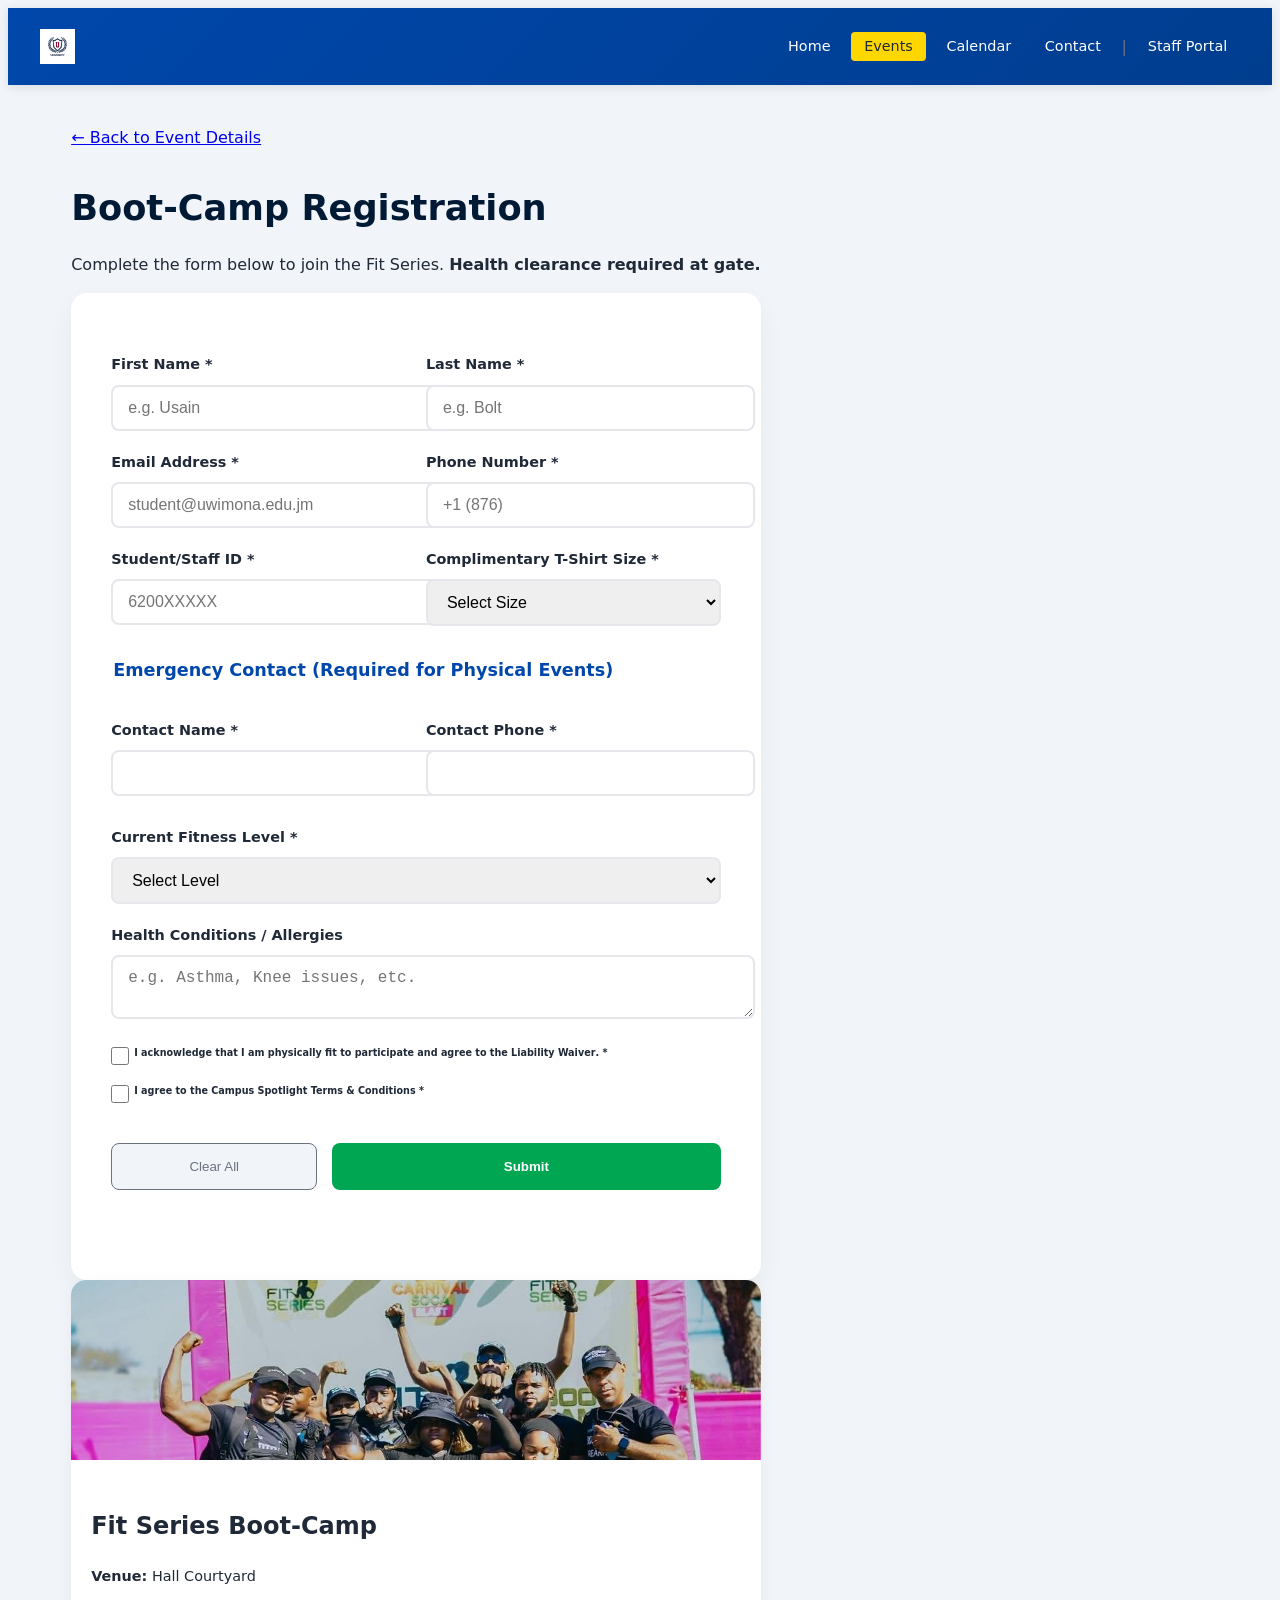
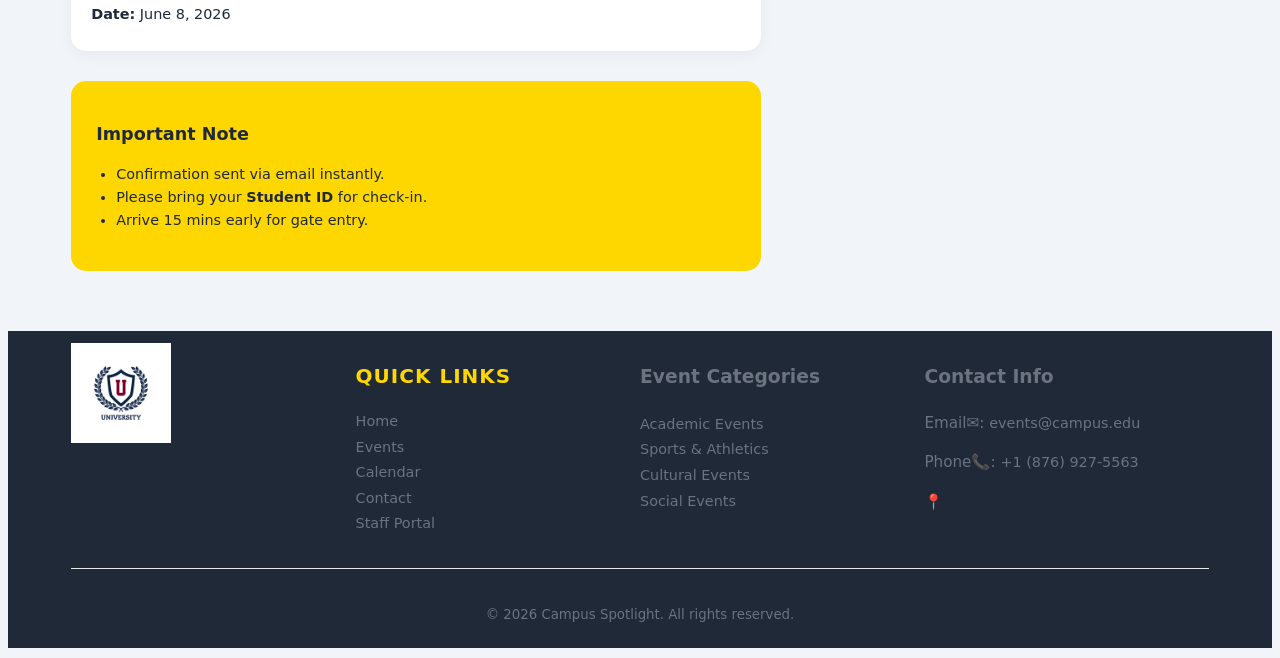
<file: register.html>
<!DOCTYPE html>
<html lang="en">

<head>
    <meta charset="UTF-8">
    <meta name="viewport" content="width=device-width, initial-scale=1.0">
    <title>Register - Jamaica Independence Day Celebration</title>
    <link rel="stylesheet" href="css/register.css">
</head>

<body>
    <header class="site-header">
        <!-- Logo -->
        <img src="images/logo2.jpg" alt="Campus Spotlight Logo" class="site-logo">

        <!-- Main navigation menu -->
        <nav class="main-nav">
            <ul>
                <li><a href="index.html">Home</a></li>
                <li><a href="events.html" aria-current="page">Events</a></li>
                <li><a href="calendar.html">Calendar</a></li>
                <li><a href="contact.html">Contact</a></li>
                <li class="split">|</li>
                <li><a href="staff-portal.html">Staff Portal</a></li>
            </ul>
        </nav>
    </header>

    <main class="registration-container">
        <nav class="breadcrumb">
            <a href="event-details.html">&larr; Back to Event Details</a>
        </nav>

        <div class="registration-grid">
            <section class="form-section">
                <header class="section-title">
                    <h1>Boot-Camp Registration</h1>
                    <p>Complete the form below to join the Fit Series. <strong>Health clearance required at
                            gate.</strong></p>
                </header>

                <form method="post" action="/register" class="styled-form">
                    <div class="form-group-row">
                        <div class="form-input">
                            <label for="firstName">First Name *</label>
                            <input type="text" id="firstName" name="firstName" placeholder="e.g. Usain" required>
                        </div>
                        <div class="form-input">
                            <label for="lastName">Last Name *</label>
                            <input type="text" id="lastName" name="lastName" placeholder="e.g. Bolt" required>
                        </div>
                    </div>

                    <div class="form-group-row">
                        <div class="form-input">
                            <label for="email">Email Address *</label>
                            <input type="email" id="email" name="email" placeholder="student@uwimona.edu.jm" required>
                        </div>
                        <div class="form-input">
                            <label for="phone">Phone Number *</label>
                            <input type="tel" id="phone" name="phone" placeholder="+1 (876)" required>
                        </div>
                    </div>

                    <div class="form-group-row">
                        <div class="form-input">
                            <label for="studentId">Student/Staff ID *</label>
                            <input type="text" id="studentId" name="studentId" placeholder="6200XXXXX" required>
                        </div>
                        <div class="form-input">
                            <label for="tshirt">Complimentary T-Shirt Size *</label>
                            <select id="tshirt" name="tshirt" required>
                                <option value="">Select Size</option>
                                <option value="S">Small</option>
                                <option value="M">Medium</option>
                                <option value="L">Large</option>
                                <option value="XL">X-Large</option>
                            </select>
                        </div>
                    </div>

                    <fieldset>
                        <legend>Emergency Contact (Required for Physical Events)</legend>
                        <div class="form-group-row">
                            <div class="form-input">
                                <label for="emergencyName">Contact Name *</label>
                                <input type="text" id="emergencyName" name="emergencyName" required>
                            </div>
                            <div class="form-input">
                                <label for="emergencyPhone">Contact Phone *</label>
                                <input type="tel" id="emergencyPhone" name="emergencyPhone" required>
                            </div>
                        </div>
                    </fieldset>

                    <label for="fitnessLevel">Current Fitness Level *</label>
                    <select id="fitnessLevel" name="fitnessLevel" required>
                        <option value="">Select Level</option>
                        <option value="beginner">Beginner (Rarely workout)</option>
                        <option value="intermediate">Intermediate (1-2 times a week)</option>
                        <option value="advanced">Advanced (Active Athlete)</option>
                    </select>

                    <label for="healthNote">Health Conditions / Allergies</label>
                    <textarea id="healthNote" name="healthNote" placeholder="e.g. Asthma, Knee issues, etc."></textarea>

                    <div class="checkbox-group">
                        <label class="custom-checkbox">
                            <input type="checkbox" name="waiver" required>
                            <span>I acknowledge that I am physically fit to participate and agree to the
                                <strong>Liability Waiver</strong>. *</span>
                        </label>
                        <div class="checkbox-group">
                            <label class="custom-checkbox">
                                <input type="checkbox" name="terms" required>
                                <span>I agree to the Campus Spotlight Terms & Conditions *</span>
                            </label>
                        </div>
                    </div>
                    <div class="form-btn">
                        <button type="reset" class="btn-reset">Clear All</button>
                        <button type="submit" class="btn-submit">Submit</button>
                    </div>
                </form>

                <article class="summary-card">
                    <img src="images/bootcamp5.jpeg" alt="Bootcamp" class="summary-img">
                    <div class="summary-details">
                        <h2>Fit Series Boot-Camp</h2>
                        <p class="summary-meta"><strong>Venue:</strong> Hall Courtyard</p>
                        <p class="summary-meta"><strong>Date:</strong> June 8, 2026</p>
                    </div>
                </article>
                <aside>
                    <div class="info-card">
                        <h2>Important Note</h2>
                        <ul>
                            <li>Confirmation sent via email instantly.</li>
                            <li>Please bring your <strong>Student ID</strong> for check-in.</li>
                            <li>Arrive 15 mins early for gate entry.</li>
                        </ul>
                    </div>
                </aside>
            </section>
        </div>
    </main>

    <!-- ==================== FOOTER ==================== -->
    <footer class="site-footer">
        <div class="footer-grid">
            <div class="footer-content">
                <!-- Footer logo -->
                <div class="footer-brand">
                    <img src="images/logo2.jpg" alt="Campus Spotlight" class="footer-logo">
                </div>

                <!-- Quick Links Navigation -->
                <nav class="footer-nav">
                    <h2>Quick Links</h2>
                    <ul>
                        <li><a href="index.html">Home</a></li>
                        <li><a href="events.html">Events</a></li>
                        <li><a href="calendar.html">Calendar</a></li>
                        <li><a href="contact.html">Contact</a></li>
                        <li><a href="staff-portal.html">Staff Portal</a></li>
                    </ul>
                </nav>

                <nav class="footer-nav">
                    <h3>Event Categories</h3>
                    <ul>
                        <li><a href="#">Academic Events</a></li>
                        <li><a href="#">Sports & Athletics</a></li>
                        <li><a href="#">Cultural Events</a></li>
                        <li><a href="#">Social Events</a></li>
                    </ul>
                </nav>

                <!-- Contact Information -->
                <nav class="footer-nav">
                    <h3>Contact Info</h3>
                    <address class="footer-contact">
                        <p>Email✉: <a href="mailto:events@campus.edu">events@campus.edu</a></p>
                        <p>Phone📞: <a href="tel:+18769275563">+1 (876) 927-5563</a></p>
                        <p>📍</p>
                    </address>
                </nav>
                <!-- Social Media Links -->
                <!-- <nav class="footer-social">
                    <h3>Social Media</h3>
                    <ul>
                        <li><a href="#">Facebook</a></li>
                        <li><a href="#">Twitter</a></li>
                        <li><a href="#">Instagram</a></li>
                    </ul>
                </nav> -->
            </div>
            <!-- Copyright Notice -->
            <p class="footer-copyright"><small>&copy; 2026 Campus Spotlight. All rights reserved.</small></p>
        </div>
    </footer>
    <script src="JS/main.js"></script>
</body>

</html>
</file>
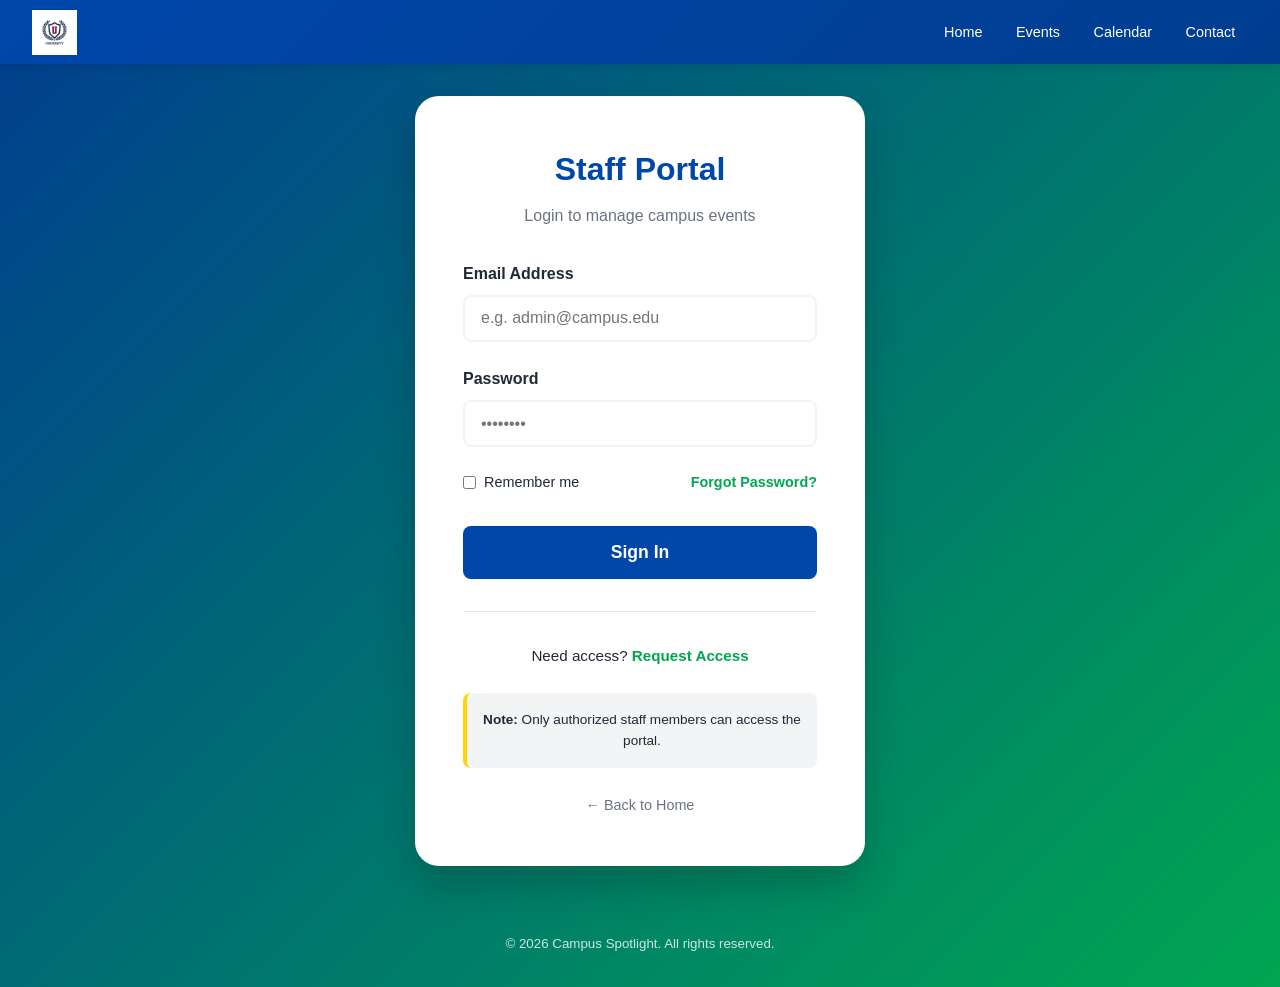
<file: staff-portal.html>
<!DOCTYPE html>
<html lang="en">

<head>
    <meta charset="UTF-8">
    <meta name="viewport" content="width=device-width, initial-scale=1.0">
    <title>Staff Portal Login - Campus Spotlight</title>
    <link rel="stylesheet" href="css/staff-login.css">
</head>

<body class="login-body">
    <header class="site-header">
        <img src="images/logo2.jpg" alt="Campus Spotlight Logo" class="site-logo">
        <nav class="main-nav">
            <ul>
                <li><a href="index.html">Home</a></li>
                <li><a href="events.html">Events</a></li>
                <li><a href="calendar.html">Calendar</a></li>
                <li><a href="contact.html">Contact</a></li>
            </ul>
        </nav>
    </header>

    <main class="login-page-wrapper">
        <section class="login-card">
            <header class="login-card-header">
                <h1>Staff Portal</h1>
                <p>Login to manage campus events</p>
            </header>

            <form class="login-form" method="post" action="/login">
                <div class="form-group">
                    <label for="email">Email Address</label>
                    <input type="email" id="email" name="email" required autocomplete="email"
                        placeholder="e.g. admin@campus.edu">
                </div>

                <div class="form-group">
                    <label for="password">Password</label>
                    <input type="password" id="password" name="password" required autocomplete="current-password"
                        placeholder="••••••••">
                </div>

                <div class="form-options">
                    <label class="checkbox-label">
                        <input type="checkbox" name="remember">
                        <span>Remember me</span>
                    </label>
                    <a href="/forgot-password" class="forgot-link">Forgot Password?</a>
                </div>

                <button type="submit" class="btn-login">Sign In</button>
            </form>

            <hr class="login-divider">

            <p class="request-text">Need access? <a href="/request-access">Request Access</a></p>

            <aside class="auth-note">
                <p><strong>Note:</strong> Only authorized staff members can access the portal.</p>
            </aside>

            <nav class="back-nav">
                <a href="index.html">← Back to Home</a>
            </nav>
        </section>
    </main>

    <footer class="login-footer">
        <p><small>&copy; 2026 Campus Spotlight. All rights reserved.</small></p>
    </footer>
    <script src="JS/main.js"></script>
</body>

</html>
</file>
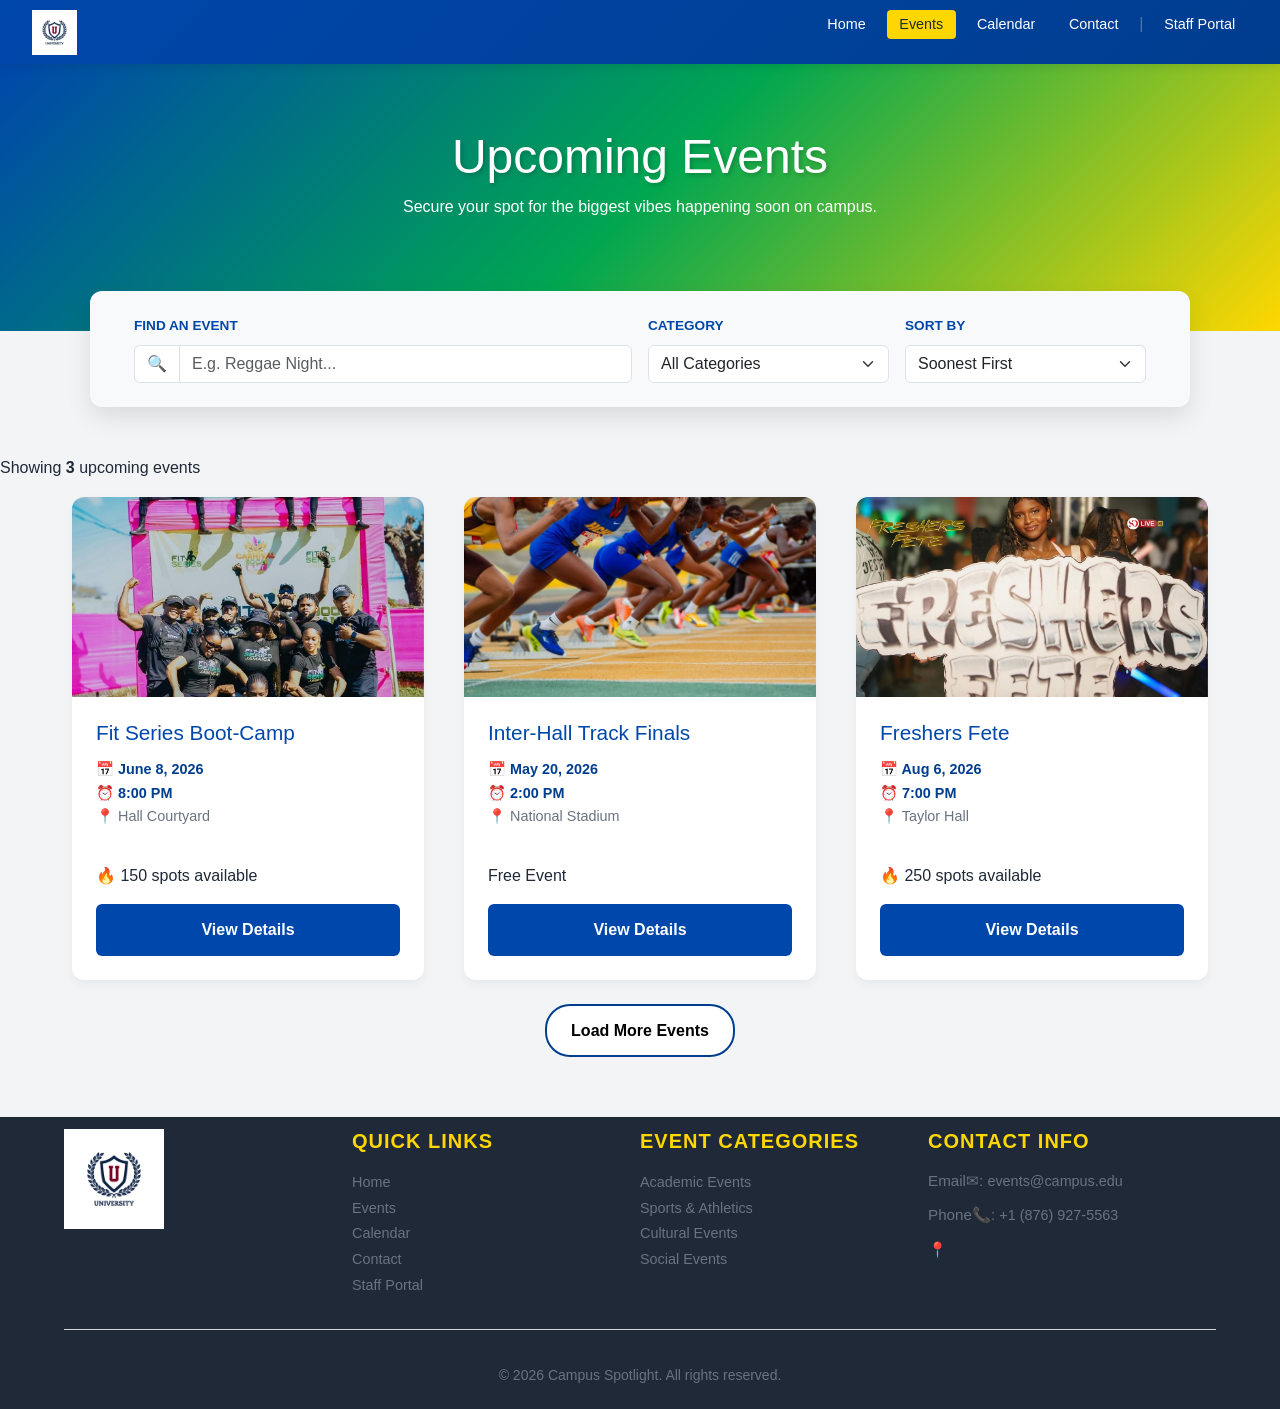
<file: upcoming-events.html>
<!DOCTYPE html>
<html lang="en">

<head>
    <meta charset="UTF-8">
    <meta name="viewport" content="width=device-width, initial-scale=1.0">
    <link href="https://cdn.jsdelivr.net/npm/bootstrap@5.3.0/dist/css/bootstrap.min.css" rel="stylesheet">

    <title>Upcoming Events - Campus Spotlight</title>
    <link rel="stylesheet" href="css/upcoming.css">
</head>

<body class="upcoming-page">
    <header class="site-header">
        <!-- Logo -->
        <img src="images/logo2.jpg" alt="Campus Spotlight Logo" class="site-logo">

        <!-- Main navigation menu -->
        <nav class="main-nav">
            <ul>
                <li><a href="index.html">Home</a></li>
                <li><a href="events.html" aria-current="page">Events</a></li>
                <li><a href="calendar.html">Calendar</a></li>
                <li><a href="contact.html">Contact</a></li>
                <li class="split">|</li>
                <li><a href="staff-portal.html">Staff Portal</a></li>
            </ul>
        </nav>
    </header>

    <main>
        <section class="events-hero">
            <div class="hero-content">
                <h1>Upcoming Events</h1>
                <p>Secure your spot for the biggest vibes happening soon on campus.</p>
            </div>
        </section>
        <div>
            <section class="filter-container py-4 bg-light">
                <div class="container">
                    <div class="row g-3 align-items-end">

                        <div class="col-md-6">
                            <label for="search" class="form-label fw-bold">Find an Event</label>
                            <div class="input-group">
                                <span class="input-group-text bg-white"><i class="bi bi-search"></i>🔍</span>
                                <input type="search" id="search" class="form-control"
                                    placeholder="E.g. Reggae Night...">
                            </div>
                        </div>

                        <div class="col-md-3">
                            <label for="category" class="form-label fw-bold">Category</label>
                            <select id="category" class="form-select">
                                <option value="">All Categories</option>
                                <option value="academic">Academic</option>
                                <option value="cultural">Cultural</option>
                                <option value="sports">Sports</option>
                                <option value="social">Social</option>
                            </select>
                        </div>

                        <div class="col-md-3">
                            <label for="sort" class="form-label fw-bold">Sort By</label>
                            <select id="sort" class="form-select">
                                <option value="date">Soonest First</option>
                                <option value="popularity">Popularity</option>
                            </select>
                        </div>

                    </div>
                </div>
            </section>
            </form>
        </div>
        <p class="results-count">Showing <strong id="eventNumber">0</strong> upcoming events</p>
        </section>
        </div>
        <!-- Event Grid-->
        <div>
            <section class="events-grid" id="eventGrid">
                <article class="event-card cultural-border" data-date="2026-08-06" data-category="cultural">
                    <div class="card-img">
                        <img src="images/fete.jpeg" alt="fete">
                        <span class=" badge" data-category="social"></span>
                    </div>
                    <div class="card-content">
                        <h2>Freshers Fete</h2>
                        <div class="event-meta">
                            <time datetime="2026-08-06">📅 Aug 6, 2026</time>
                            <time datetime="19:00">⏰ 7:00 PM</time>
                            <address>📍 Taylor Hall</address>
                        </div>
                        <p class="spots-left">🔥 250 spots available</p>
                        <button class="btn-details" data-link="event-details.html">View Details</button>
                    </div>
                </article>

                <article class="event-card sports-border" data-date="2026-03-20" data-category="sports">
                    <div class="card-img">
                        <img src="images/sport2.jpeg" alt="Track & Field">
                        <span class="badge" data-category="sports"></span>
                    </div>
                    <div class="card-content">
                        <h2>Inter-Hall Track Finals</h2>
                        <div class="event-meta">
                            <time datetime="2026-05-20">📅 May 20, 2026</time>
                            <time datetime="14:00">⏰ 2:00 PM</time>
                            <address>📍 National Stadium</address>
                        </div>
                        <p class="free-label">Free Event</p>
                        <button class="btn-details" data-link="event-details.html">View Details</button>
                    </div>
                </article>

                <article class="event-card social-border" data-date="2026-03-08" data-category="social">
                    <div class="card-img">
                        <img src="images/bootcamp5.jpeg" alt="bootcamp">
                        <span class="badge" data-category="social"></span>
                    </div>
                    <div class="card-content">
                        <h2>Fit Series Boot-Camp</h2>
                        <div class="event-meta">
                            <time datetime="2026-06-08">📅 June 8, 2026</time>
                            <time datetime="20:00">⏰ 8:00 PM</time>
                            <address>📍 Hall Courtyard</address>
                        </div>
                        <p class="spots-left">🔥 150 spots available</p>
                        <button class="btn-details" data-link="event-details.html">View Details</button>
                    </div>
                </article>
            </section>
        </div>
        <!--LOAD MORE-->
        <div class="btn-more-container">
            <button class="btn-load-more" id="loadMoreBtn">Load More Events</button>
        </div>
    </main>

    <!-- ==================== FOOTER ==================== -->
    <footer class="site-footer">
        <div class="footer-grid">
            <div class="footer-content">
                <!-- Footer logo -->
                <div class="footer-brand">
                    <img src="images/logo2.jpg" alt="Campus Spotlight" class="footer-logo">
                </div>

                <!-- Quick Links Navigation -->
                <nav class="footer-nav">
                    <h3>Quick Links</h3>
                    <ul>
                        <li><a href="index.html">Home</a></li>
                        <li><a href="events.html">Events</a></li>
                        <li><a href="calendar.html">Calendar</a></li>
                        <li><a href="contact.html">Contact</a></li>
                        <li><a href="staff-portal.html">Staff Portal</a></li>
                    </ul>
                </nav>

                <nav class="footer-nav">
                    <h3>Event Categories</h3>
                    <ul>
                        <li><a href="#">Academic Events</a></li>
                        <li><a href="#">Sports & Athletics</a></li>
                        <li><a href="#">Cultural Events</a></li>
                        <li><a href="#">Social Events</a></li>
                    </ul>
                </nav>

                <!-- Contact Information -->
                <nav class="footer-nav">
                    <h3>Contact Info</h3>
                    <address class="footer-contact">
                        <p>Email✉: <a href="mailto:events@campus.edu">events@campus.edu</a></p>
                        <p>Phone📞: <a href="tel:+18769275563">+1 (876) 927-5563</a></p>
                        <p>📍</p>
                    </address>
                </nav>
                <!-- Social Media Links -->
                <!-- <nav class="footer-social">
                    <h3>Social Media</h3>
                    <ul>
                        <li><a href="#">Facebook</a></li>
                        <li><a href="#">Twitter</a></li>
                        <li><a href="#">Instagram</a></li>
                    </ul>
                </nav> -->
            </div>
            <!-- Copyright Notice -->
            <p class="footer-copyright"><small>&copy; 2026 Campus Spotlight. All rights reserved.</small></p>
        </div>
    </footer>
    <script src="JS/main.js"></script>
</body>

</html>
</file>
<file: css/index.css>
/* ========================================
   COLOR PALETTE
   ======================================== */
:root {
    --royal-blue: #0047AB;
    --navy-blue: #003d8f;
    --ja-gold: #FFD700;
    --ja-green: #00A651;
    --carnival-red: #DC143C;
    --sunset-orange: #FF6B35;
    --tropical-teal: #00CED1;
    --electric-purple: #8B5CF6;


    --text-dark: #1f2937;
    --text-light: #6b7280;
    --white: #ffffff;
    --light-gray: #f3f4f6;
    --border-gray: #e5e7eb;
}



html {
    scroll-behavior: smooth;
}

/*=================================
    ANIMATION
 =================================*/

@keyframes pulse-gold {
    0% {
        box-shadow: 0 0 0 0 rgba(255, 215, 0, 0.7);
    }

    70% {
        box-shadow: 0 0 0 10px rgba(255, 215, 0, 0);
    }

    100% {
        box-shadow: 0 0 0 0 rgba(255, 215, 0, 0);
    }
}

#exploreEventsBtn {
    animation: pulse-gold 3.5s infinite;
}

.reveal {
    opacity: 0;
    transform: translateY(30px);
    transition: all 0.8s ease;
    visibility: hidden;
}

.reveal.active {
    opacity: 1;
    transform: translateY(0);
    visibility: visible;
}

/* ========================================
   RESET AND BASE STYLES
   ======================================== */
* {
    margin: 0;
    padding: 0;
    box-sizing: border-box;
}

body {
    font-family: "Segoe UI", Tahoma, Geneva, Verdana, sans-serif;
    line-height: 1.6;
    color: var(--text-dark);
    background-color: var(--white);
}

/* ========================================
   HEADER / NAVIGATION BAR
   ======================================== */
.site-header {
    background: linear-gradient(135deg, var(--royal-blue) 0%, var(--navy-blue) 100%);
    padding: 0.6rem 2rem;
    display: flex;
    justify-content: space-between;
    align-items: center;
    position: sticky;
    top: 0;
    z-index: 1000;
    box-shadow: 0 2px 10px rgba(0, 0, 0, 0.1);
}


/* Logo styling */
.site-logo {
    height: 45px;
    width: auto;
    display: inline-block;
    vertical-align: middle;
}

/* Navigation container */
.main-nav {
    display: inline-block;
    margin-left: auto;
}

/* Navigation list */
.main-nav ul {
    list-style: none;
    display: flex;
    gap: 0.5rem;
}

/* Navigation links */
.main-nav a {
    color: var(--white);
    text-decoration: none;
    padding: 0.4rem 0.8rem;
    font-size: 0.9rem;
    font-weight: 500;
    border-radius: 4px;
    transition: 0.3s;
}

/* Navigation hover effect - Keep gold highlight */
.main-nav a:hover {
    background-color: rgb(255, 255, 255, 0.15);
    color: var(--white);
}

.main-nav a[aria-current="page"] {
    background-color: var(--ja-gold);
    color: var(--text-dark);

}

.split {
    color: var(--text-light);
}

/* ========================================
   HERO SECTION
   ======================================== */
.hero-section {
    /* Professional gradient - subtle blue */
    background: linear-gradient(135deg, rgba(0, 71, 171, 0.6) 0%, rgba(0, 166, 81, 0.5) 50%, rgba(255, 215, 0, 0.4) 100%), url("../images/hero.webp");
    background-size: cover;
    background-repeat: no-repeat;
    background-position: center;
    height: 80vh;
    display: flex;
    color: var(--white);
    align-items: center;
    justify-content: center;
    text-align: center;
    padding: 0 20px;
    position: relative;

}


/* Hero overlay for depth */
.hero-section::before {
    content: "";
    position: absolute;
    inset: 0;

}

.hero-content {
    backdrop-filter: blur(3.5px);
    position: relative;
    z-index: 2;
    max-width: 800px;
    margin: 0 auto;
}

/* Ensure content sits above overlay */
.hero-section h1,
.hero-section p,
.hero-section button {
    position: relative;
    z-index: 2;
}

/* Hero heading */
.hero-section h1 {
    font-size: 3.5rem;
    margin-bottom: 1rem;
    font-weight: 700;
    text-shadow: 2px 2px 4px rgba(0, 0, 0, 0.3);
}

/* Hero subheading */
.hero-section p {
    font-size: 1.2rem;
    max-width: 700px;
    margin-bottom: 1rem;
    text-shadow: 1px 1px 2px rgba(0, 0, 0, 0.3);
}

/* ========================================
   BUTTONS
   ======================================== */
.btn-main {
    /* Professional button - solid gold with subtle gradient */
    background: linear-gradient(135deg,
            var(--ja-gold) 0%,
            #f0c400 100%);
    color: var(--text-dark);
    border: none;
    padding: 12px 30px;
    font-size: 1.1rem;
    font-weight: 600;
    border-radius: 6px;
    cursor: pointer;
    transition: all 0.3s ease;
    box-shadow: 0 4px 6px rgba(0, 0, 0, 0.1);
    margin: 0.5rem;
}

/* Button hover effect */
.btn-main:hover {
    transform: scale(1.05);
    box-shadow: 0 6px 12px rgba(0, 0, 0, 0.15);
    background: var(--ja-gold);
}

/* Button active state */
.btn-main:active {
    transform: translateY(0);
    box-shadow: 0 2px 4px rgba(0, 0, 0, 0.1);
}

/* Center aligned button */
.btn-ghost {
    background: transparent;
    border: 1px solid var(--white);
    padding: 12px 30px;
    font-weight: 600;
    border-radius: 6px;
    cursor: pointer;
    transition: all 0.3s ease;
    backdrop-filter: blur(5px);
    margin-left: 15px;
}

.btn-ghost:hover {
    transform: scale(1.05);
    box-shadow: 0 6px 12px rgba(0, 0, 0, 0.15);
    background: var(--light-gray);
}

.btn-ghost:active {
    transform: translateY(0);
}

/* ========================================
   FEATURED EVENTS SECTION
   ======================================== */
.featured-events-section {
    padding: 4rem 2rem;
    background: linear-gradient(180deg, var(--white), var(--border-gray), var(--text-dark), var(--white));
    max-height: 1000px;
}

/* Section heading */
.featured-events-section h2 {
    text-align: center;
    font-size: 3rem;
    font-weight: 700;
    color: var(--royal-blue);
    margin-bottom: 1rem;
    font-weight: 500;
}

.featured-events-section p {
    font-size: 1.5rem;
    font-weight: 1rem;
    text-align: center;
    color: var(--text-light);
    margin: 1rem;

}

/* Grid container for Featured Events */
.featured-events-grid {
    display: grid;
    /* This creates equal columns on desktop */
    grid-template-columns: repeat(4, 1fr);
    gap: 25px;
    padding: 2rem 0;
    margin: 0 auto;
}

.featured-card {
    grid-row: span 2;
    height: 90%;
}

.event-card:hover .event-image {
    transform: scale(1.1);
    transition: transform 0.5s ease;
}

/* Event card */
.event-card {
    background: rgba(255, 255, 255, 0.9);
    backdrop-filter: blur(8px);
    position: relative;
    border-radius: 18px;
    overflow: hidden;
    cursor: pointer;
    box-shadow: 0 8px 25px rgba(0, 0, 0, 0.08);
    border: 1px solid rgba(255, 255, 255, 0.3);

    transition: all 0.35s ease;
}

/* Event card hover effect */
.event-card:hover {
    transform: translateY(-10px) scale(1.02);
    box-shadow: 0 8px 20px rgba(0, 0, 0, 0.15);
    border-color: var(--royal-blue);
}

.event-card:hover .event-image {
    transform: scale(1.1);
    transition: transform 0.5s ease;
}

.event-card-content {
    padding: 1.0rem;
}

/* Event title */
.event-title {
    color: var(--royal-blue);
    margin: 0 1rem;
    font-size: 1.5rem;
}

/* Event description */
.event-description {
    margin: 1rem;
    color: var(--text-light);
    line-height: 1.7;
}

/* Event date, time, and location */
.event-date,
.event-time,
.event-location {
    display: block;
    margin: 0.5rem 1rem;
    color: var(--text-light);
    font-style: normal;
}

.event-image-container {
    width: 100%;
    height: 220px;
    position: relative;
    overflow: hidden;
}

.event-image-container::after {
    content: "";
    position: absolute;
    inset: 0;
    background: linear-gradient(to top, rgba(0, 0, 0, 0.5), transparent);
}

/* Event image */
.event-image {
    width: 100%;
    height: 250px;
    object-fit: cover;
    display: block;
    transition: transform 0.6s ease;
}

/* Event category badge */
.event-category {
    padding: 4px 12px;
    border-radius: 20px;
    font-size: 0.75rem;
    font-weight: 700;
    position: absolute;
    top: 15px;
    right: 15px;
    backdrop-filter: blur(6px);
}

/* dynamic colors */
.event-category[data-category="cultural"] {
    background: var(--ja-green, 0.9);
    color: black;
}

.event-category[data-category="sports"] {
    background: var(--carnival-red, 0.9);
    color: white;
}

.event-category[data-category="social"] {
    background: var(--electric-purple, 0.9);
    color: white;
}

.event-category[data-category="academic"] {
    background: var(--navy-blue) 0.9;
    color: white;
}

.event-category[data-category="career"] {
    background: var(--tropical-teal, 0.9);
    color: white;
}

.event-category[data-category="community service"] {
    background: var(--sunset-orange, 0.9);
    color: white;
}

/* ========================================
   QUICK ACCESS SECTION
   ======================================== */
.quick-access-section {
    padding: 4rem 2rem;
    background-color: beige;
}

/* Section heading */
.quick-access-section h2 {
    text-align: center;
    font-size: 2.5rem;
    color: var(--royal-blue);
    margin-bottom: 3rem;
    font-weight: 700;
}

/* Quick access cards */
.quick-access-card {
    background: var(--white);
    text-align: center;
    align-items: center;
    display: flex;
    flex-direction: column;
    padding: 2rem;
    border-radius: 0.75rem;
    margin-bottom: 1.5rem;
    box-shadow: 0 2px 8px rgba(0, 0, 0, 0.08);
    transition: all 0.3s ease;
    border-bottom: 4px solid var(--royal-blue);
    cursor: pointer;
}

/* Grid container for Quick Access */
.quick-access-grid {
    display: grid;
    /* This creates 4 equal columns for the 4 links */
    grid-template-columns: repeat(5, 1fr);
    gap: 1.5rem;
    max-width: 1400px;
    margin: 0 auto;
}

/* Quick access card hover */
.quick-access-card:hover {
    transform: translateX(8px);
    box-shadow: 0 4px 12px rgba(0, 0, 0, 0.12);
    background-color: var(--light-blue);
    border-bottom-color: var(--ja-gold);
}

/* Quick access card headings */
.quick-access-card h3 {
    color: var(--royal-blue);
    margin-bottom: 0.5rem;
    font-size: 1.5rem;
}

.quick-access-card h3::before {
    content: "★";
    color: var(--ja-gold);
    font-size: 1rem;
    margin-right: 1rem;
}

/* Quick access card text */
.quick-access-card p {
    color: var(--text-light);
}

/* ========================================
   ABOUT SECTION
   ======================================== */

.about-section {
    padding: 80px 10%;
    background-color: var(--light-gray);
    overflow: hidden;
}

.about-container {
    display: grid;
    grid-template-columns: 1fr 1fr;
    align-items: center;
    gap: 20px;
    max-width: 1200px;
    margin: 0 auto;

}

/* Left Side: Text */
.about-text {
    max-width: 480px;
    justify-self: center;
}

.about-text h2 {
    font-size: 1.8rem;
    font-weight: 500;
    color: var(--text-dark);
    margin-bottom: 25px;
}

.about-item {
    margin-bottom: 20px;
}

/* Mission/Vision Headings - Inline like Figma */
.about-item h3 {
    color: var(--royal-blue);
    font-size: 1.1rem;
    font-weight: 800;
    display: inline;
}

.about-item p {
    display: inline;
    color: var(--text-muted);
    line-height: 1.8;
}

/* Right Side: Image Layering */
.about-images-side {
    display: flex;
    flex: 1;
    justify-content: center;
    align-items: center;
    position: relative;
    height: 380px;
    width: 100%;
    margin-top: 20px;
    /* Essential for the absolute positioning inside */
}

.img-wrapper {
    border-radius: 12px;
    overflow: hidden;
    box-shadow: 0 8px 25px rgba(0, 0, 0, 0.15);
    position: absolute;
    height: 280px;
    width: 280px;
}

.img-wrapper img {
    width: 100%;
    height: 100%;
    object-fit: cover;
}

.main-img {

    top: 30px;
    right: 10%;
    z-index: 1;
}

.overlay-img {
    /* width: 220px;
    height: 150px;*/
    bottom: 30px;
    right: 15%;
    z-index: 2;
    border: 1px solid black;
}

.about-images:hover {
    transform: translateY(-5) scale(1.02);
}

/* Mobile Fix */
@media (max-width: 968px) {
    .about-container {
        flex-direction: column;
        text-align: center;
    }

    .about-images {
        width: 100%;
        height: 400px;
        margin-top: 40px;
    }
}

/* ========================================
   COMING UP NEXT SECTION
   ======================================== */
.upcoming-events-section {
    padding: 4rem 10%;
    text-align: center;
    background-color: cornsilk;
}

.upcoming-event-grid {
    background: var(--white);
    text-align: center;
    align-items: center;
    display: flex;
    flex-direction: column;
    padding: 2rem;
    border-radius: 0.75rem;
    margin-bottom: 1.5rem;
    box-shadow: 0 2px 8px rgba(0, 0, 0, 0.08);
    transition: all 0.3s ease;
    border-bottom: 4px solid var(--royal-blue);
    cursor: pointer;
}



/* Section heading */
.upcoming-events-section h2 {
    text-align: center;
    font-size: 2.2rem;
    color: var(--royal-blue);
    margin-bottom: 2rem;
    font-weight: 700;
}

/* Event list */
.upcoming-events-list {
    display: grid;
    grid-template-columns: repeat(2, 1fr);
    list-style: none;
    max-width: 800px;
    margin: 0 auto;
    gap: 1.5rem;
}

/* Event list items */
.upcoming-event-item {
    background: var(--white);
    padding: 15px 25px;
    border-radius: 15px;
    border-left: 6px solid var(--royal-blue);
    display: flex;
    align-items: center;
    transition: all 0.3s ease;
    box-shadow: 0 4px 10px rgba(0, 0, 0, 0.05);
}

/* Event list item hover */
.upcoming-event-item:hover {
    background-color: var(--light-blue);
    box-shadow: 0 4px 15px rgba(0, 0, 0, 0.12);
    transform: translatey(10px);
    border-left-color: var(--ja-gold);
}

/* Event date badge */
.date-bubble {
    background-color: var(--royal-blue);
    color: var(--white);
    display: flex;
    width: 50px;
    height: 50px;
    border-radius: 12px;
    align-items: center;
    justify-content: center;
    font-weight: 800;
    font-size: 1.2rem;
    margin-right: 20px;

}

.event-info {
    flex-grow: 1;
    text-align: left;
}

/* Event name */
.event-name {
    color: var(--text-dark);
    display: block;
    font-weight: 500;
}

.event-date-sub {
    font-size: 0.9rem;
    color: var(--medium-gray);
}

.arrow {
    font-size: 1.5rem;
    color: var(--medium-gray);
}

.button-container {
    text-align: center;
    margin-top: 3rem;
    padding-bottom: 2rem;
}

.view-all-btn {
    text-decoration: none;
    border: 1px solid var(--navy-blue);
    padding: 5px 5px;
    font-size: 0.875rem;
    font-weight: 500;
    text-transform: uppercase;
    letter-spacing: 1px;
    transition: all 0.4s cubic-bezier(0.175, 0.885, 0.32, 1.275);
    display: inline-flex;
    align-items: center;
    gap: 1px;
    cursor: pointer;
    margin-top: 1.5rem;
    background: var(--light-gray);
}

.view-all-btn span {
    transition: transform 0.3s ease;

}

.view-all-btn:hover {
    color: var(--white);
    transform: translateY(-2px);
    box-shadow: 0 10px 20px rgba(0, 171, 171, 0.2);
}

.view-all-btn:hover span {
    transform: translateX(5px);
}

.view-all-btn:active {
    transform: translateY(0);
}


/* ========================================
   FOOTER
   ======================================== */
.site-footer {
    background: var(--text-dark);
    color: var(--white);
    padding: 12px 5% 5px;
    margin-top: 60px;
}

.footer-grid {
    max-width: 1200px;
    margin: 0 auto;
}

.footer-content {
    display: grid;
    grid-template-columns: repeat(4, 1fr);
    gap: 0;
    margin-top: 0;
}

.footer-brand p {
    color: var(--text-light);
    font-size: 0.9rem;
    line-height: 1.6;
    margin-top: 5px;
}

/* Footer logo */
.footer-logo {
    height: 100px;
    margin-bottom: 1rem;
    display: block;
}

/* Footer section headings */
.site-footer h3 {
    color: var(--ja-gold);
    margin-bottom: 1rem;
    font-size: 1.25rem;
    font-weight: 700;
    text-transform: uppercase;
    letter-spacing: 1px;
}

/* Footer navigation sections */
.footer-nav,
.footer-contact,
.footer-social {

    font-style: normal;
    color: var(--text-light);
}

/* Footer lists */
.site-footer ul {
    list-style: none;
    padding: 0;
    margin: 0;
}

/* Footer links */
.site-footer a {
    color: var(--text-light);
    text-decoration: none;
    transition: color 0.3s ease;
    font-size: 0.9rem;
}

.site-footer a:hover {
    color: var(--ja-gold);
    text-decoration: underline;
}


.footer-contact p {
    color: var(--text-light);
    margin-bottom: 10px;
    font-size: 0.95rem;
    line-height: 1.6;
}

/* Footer copyright */
.footer-copyright {
    text-align: center;
    margin-top: 2rem;
    padding-top: 2rem;
    border-top: 1px solid var(--border-gray);
}

.footer-copyright small {
    color: var(--text-light);
    font-size: 0.8;
}

/* ========================================
   RESPONSIVE DESIGN - MOBILE
   ======================================== */
@media (max-width: 768px) {

    .site-footer {
        padding: 40px 5% 20px;
        text-align: center;
    }

    .footer-content {
        grid-template-columns: 1fr;
        gap: 30px;
    }

    .site-footer h3 {
        margin-bottom: 1.1rem;
    }

    .footer-copyright {
        margin-top: 20px;
        padding-top: 1.5rem;

    }
}
</file>
<file: css/calendar.css>
/* ========================================
   VARIABLES & RESET
   ======================================== */
:root {
    --royal-blue: #0047AB;
    --navy-blue: #003d8f;
    --ja-gold: #FFD700;
    --ja-green: #00A651;
    --carnival-red: #DC143C;
    --sunset-orange: #FF6B35;
    --tropical-teal: #00CED1;
    --electric-purple: #8B5CF6;
    --text-dark: #1f2937;
    --text-light: #6b7280;
    --white: #ffffff;
    --light-gray: #f3f4f6;
    --border-gray: #e5e7eb;
}

* {
    margin: 0;
    padding: 0;
    box-sizing: border-box;
}

body {
    font-family: 'Segoe UI', sans-serif, roboto;
    line-height: 1.6;
    color: var(--text-dark);
    background-color: var(--light-gray);
}

/* ========================================
   HEADER / NAVIGATION BAR
   ======================================== */
.site-header {
    background: linear-gradient(135deg, var(--royal-blue) 0%, var(--navy-blue) 100%);
    padding: 0.6rem 2rem;
    display: flex;
    justify-content: space-between;
    align-items: center;
    position: sticky;
    top: 0;
    z-index: 1000;
    box-shadow: 0 2px 10px rgba(0, 0, 0, 0.1);
}


/* Logo styling */
.site-logo {
    height: 45px;
    width: auto;
    display: inline-block;
    vertical-align: middle;
}

/* Navigation container */
.main-nav {
    display: inline-block;
    margin-left: auto;
}

/* Navigation list */
.main-nav ul {
    list-style: none;
    display: flex;
    gap: 0.5rem;
}

/* Navigation links */
.main-nav a {
    color: var(--white);
    text-decoration: none;
    padding: 0.4rem 0.8rem;
    font-size: 0.9rem;
    font-weight: 500;
    border-radius: 4px;
    transition: 0.3s;
}

/* Navigation hover effect - Keep gold highlight */
.main-nav a:hover {
    background-color: rgb(255, 255, 255, 0.15);
    color: var(--white);
}

.main-nav a[aria-current="page"] {
    background-color: var(--ja-gold);
    color: var(--text-dark);

}

.split {
    color: var(--text-light);
}

/* ========================================
   HERO SECTION
   ======================================== */
.calendar-hero {
    background: linear-gradient(135deg, var(--sunset-orange) 10%, var(--carnival-red) 100%);
    color: var(--white);
    text-align: left;
    padding: 4rem 2rem;
}

.calendar-hero h1 {
    font-size: 2.5rem;
    margin-bottom: 0.5rem;
}

/* ========================================
   LAYOUT GRID
   ======================================== */
.calendar-layout-grid {
    max-width: 1200px;
    margin: 2rem auto 4rem;
    padding: 0 1rem;
    display: flex;
    gap: 2rem;
}

.calendar-main-content {
    flex: 3;
}

.calendar-sidebar {
    flex: 1;
    background: var(--white);
    padding: 1.5rem;
    border-radius: 8px;
    box-shadow: 0 4px 15px rgba(0, 0, 0, 0.05);
    position: sticky;
    top: 80px;
}

.calendar-header {
    display: flex;
    justify-content: space-between;
    align-items: center;
    padding: 1.5rem;
    border-radius: 12px, 12px 0 0;
    border-bottom: 1px solid var(--border-gray);
}

.btn-ctrl,
.btn-ctrl-today {
    padding: 0.5rem 1rem;
    border: 1px solid var(--border-gray);
    background: var(--white);
    border-radius: 6px;
    cursor: pointer;
    font-weight: 600;
    transition: 0.2s;
}

/* ========================================
   CALENDAR TABLE
   ======================================== */
.event-table {
    width: 100%;
    background: var(--white);
    border-collapse: collapse;
    table-layout: fixed;
    border-radius: 0 0 12px 12px;
    overflow: hidden;
    box-shadow: 0 4px 15px rgba(0, 0, 0, 0.05);
}

.event-table th {
    background: var(--royal-blue);
    color: var(--text-light);
    padding: 1rem;
    font-size: 0.75rem;
    text-transform: uppercase;
    border-bottom: 1px solid var(--border-gray);

}

.event-table td {
    border: 1px solid var(--border-gray);
    height: 120px;
    vertical-align: top;
    padding: 0.5rem;
    transition: background-color 0.2s;
}

.event-table td:hover {
    background-color: #fcfcfc;
}



.event-link {
    display: block;
    font-size: 0.75rem;
    padding: 4px 6px;
    margin-top: 5px;
    border-radius: 4px;
    color: white;
    text-decoration: none;
    line-height: 1.2;
    font-weight: bold;
}

.cultural {
    background-color: var(--ja-green);
}

.social {
    background-color: var(--electric-purple);
}

.sports {
    background-color: var(--carnival-red);
}

.career {
    background-color: var(--tropical-teal);
}

/* ========================================
 SIDEBAR  LEGEND COLORS
   ======================================== */

.calendar-sidebar {
    background: var(--white);
    padding: 1.5rem;
    border-radius: 12px;
    height: fit-content;
    box-shadow: 0 10px 30px rgba(0, 0, 0, 0.1);
}

.sidebar-list {
    list-style: none;
    margin: 1.5rem;
}

.sidebar-list li {
    padding: 0.8rem;
    margin-bottom: 1px solid var(--light-gray);
}

.category-legend {
    border: 1px solid var(--border-gray);
    margin-top: 2rem;
    background: var(--white);
    padding: 1.5rem;
    border-radius: 12px;
}

.category-legend ul {
    display: flex;
    flex-wrap: wrap;
    gap: 1rem;
    list-style: none;
}

.category-legend span {
    display: inline-block;
    width: 15px;
    height: 15px;
    margin-right: 5px;
    border-radius: 3px;
    vertical-align: middle;
}

/*=========================================
    REEVEAL ANIMATION
    =========================================*/
.reveal {
    opacity: 0;
    transform: translateY(30px);
    transition: all 0.8s ease-out;
}

.reveal.active {
    opacity: 1;
    transform: translateY(0);
}

@media (max-width: 900px) {
    .calendar-layout-grid {
        flex-direction: column;
    }


}

.cat-academic {
    background: var(--royal-blue);
}

.cat-cultural {
    background: var(--ja-green);
}

.cat-sports {
    background: var(--carnival-red);
}

.cat-social {
    background: var(--electric-purple);
}

.cat-career {
    background: var(--tropical-teal);
}

.cat-service {
    background: var(--sunset-orange);
}

/* ========================================
   SIDEBAR & BUTTONS
   ======================================== */
.sidebar-list {
    list-style: none;
    margin: 1rem 0;

}

.sidebar-list li {
    padding: 0.8rem;
    background: var(--light-gray);
    margin-bottom: 0.5rem;
    border-radius: 4px;
}

.sidebar-list h3 {
    font-size: 1rem;
    color: var(--royal-blue);
}

.upcoming-event-item {
    border-radius: 0.75rem;
    box-shadow: 0 2px 8px rgba(0, 0, 0, 0.08);
}

/* Event list item hover */
.upcoming-event-item:hover {
    background-color: var(--light-blue);
    box-shadow: 0 4px 15px rgba(0, 0, 0, 0.12);
    transform: translatey(-3px);
    border-left-color: var(--ja-gold);
    transition: all 0.3s ease;
}

.view-all-btn {
    width: 100%;
    padding: 0.8rem;
    background: var(--ja-gold);
    border: none;
    font-weight: bold;
    cursor: pointer;
    border-radius: 4px;
}

.view-all-btn:hover {
    transform: translateY(-3px);
    transition: all 0.3s ease;
}

.sync-box {
    margin-top: 2rem;
    padding-top: 1rem;
    border-top: 1px solid var(--border-gray);
}

.btn-outline {
    width: 100%;
    margin-top: 0.5rem;
    padding: 0.5rem;
    background: transparent;
    border: 1px solid var(--royal-blue);
    color: var(--royal-blue);
    cursor: pointer;
    border-radius: 4px;
}

/* ========================================
   FOOTER
   ======================================== */
.site-footer {
    background: var(--text-dark);
    color: var(--white);
    padding: 12px 5% 5px;
    margin-top: 60px;
}

.footer-grid {
    max-width: 1200px;
    margin: 0 auto;
}

.footer-content {
    display: grid;
    grid-template-columns: repeat(4, 1fr);
    gap: 0;
    margin-top: 0;
}

.footer-brand p {
    color: var(--text-light);
    font-size: 0.9rem;
    line-height: 1.6;
    margin-top: 5px;
}

/* Footer logo */
.footer-logo {
    height: 100px;
    margin-bottom: 1rem;
    display: block;
}

/* Footer section headings */
.site-footer h3 {
    color: var(--ja-gold);
    margin-bottom: 1rem;
    font-size: 1.25rem;
    font-weight: 700;
    text-transform: uppercase;
    letter-spacing: 1px;
}

/* Footer navigation sections */
.footer-nav,
.footer-contact,
.footer-social {

    font-style: normal;
    color: var(--text-light);
}

/* Footer lists */
.site-footer ul {
    list-style: none;
    padding: 0;
    margin: 0;
}

/* Footer links */
.site-footer a {
    color: var(--text-light);
    text-decoration: none;
    transition: color 0.3s ease;
    font-size: 0.9rem;
}

.site-footer a:hover {
    color: var(--ja-gold);
    text-decoration: underline;
}


.footer-contact p {
    color: var(--text-light);
    margin-bottom: 10px;
    font-size: 0.95rem;
    line-height: 1.6;
}

/* Footer copyright */
.footer-copyright {
    text-align: center;
    margin-top: 2rem;
    padding-top: 2rem;
    border-top: 1px solid var(--border-gray);
}

.footer-copyright small {
    color: var(--text-light);
    font-size: 0.8;
}

/* ========================================
   RESPONSIVE DESIGN - MOBILE
   ======================================== */
@media (max-width: 768px) {

    .site-footer {
        padding: 40px 5% 20px;
        text-align: center;
    }

    .footer-content {
        grid-template-columns: 1fr;
        gap: 30px;
    }

    .site-footer h3 {
        margin-bottom: 1.1rem;
    }

    .footer-copyright {
        margin-top: 20px;
        padding-top: 1.5rem;

    }
}
</file>
<file: css/contact.css>
/* ========================================
   1. VARIABLES & CORE RESET
   ======================================== */
:root {
    --royal-blue: #0047AB;
    --navy-blue: #003d8f;
    --ja-gold: #FFD700;
    --ja-green: #00A651;
    --carnival-red: #DC143C;
    --sunset-orange: #FF6B35;
    --text-dark: #1f2937;
    --text-light: #6b7280;
    --white: #ffffff;
    --light-gray: #f3f4f6;
    --border-gray: #e5e7eb;
}

* {
    margin: 0;
    padding: 0;
    box-sizing: border-box;
}

body {
    font-family: 'Segoe UI', Tahoma, Geneva, Verdana, sans-serif;
    line-height: 1.6;
    color: var(--text-dark);
    background-color: var(--light-gray);
    overflow-x: hidden;
}

/* ========================================
   HEADER / NAVIGATION BAR
   ======================================== */
.site-header {
    background: linear-gradient(135deg, var(--royal-blue) 0%, var(--navy-blue) 100%);
    padding: 0.6rem 2rem;
    display: flex;
    justify-content: space-between;
    align-items: center;
    position: sticky;
    top: 0;
    z-index: 1000;
    box-shadow: 0 2px 10px rgba(0, 0, 0, 0.1);
}


/* Logo styling */
.site-logo {
    height: 45px;
    width: auto;
    display: inline-block;
    vertical-align: middle;
}

/* Navigation container */
.main-nav {
    display: inline-block;
    margin-left: auto;
}

/* Navigation list */
.main-nav ul {
    list-style: none;
    display: flex;
    gap: 0.5rem;
}

/* Navigation links */
.main-nav a {
    color: var(--white);
    text-decoration: none;
    padding: 0.4rem 0.8rem;
    font-size: 0.9rem;
    font-weight: 500;
    border-radius: 4px;
    transition: 0.3s;
}

/* Navigation hover effect - Keep gold highlight */
.main-nav a:hover {
    background-color: rgb(255, 255, 255, 0.15);
    color: var(--white);
}

.main-nav a[aria-current="page"] {
    background-color: var(--ja-gold);
    color: var(--text-dark);

}

.split {
    color: var(--text-light);
}

/* ========================================
   3. HERO SECTION
   ======================================== */
.contact-hero {
    background: linear-gradient(135deg, var(--ja-green) 0%, var(--navy-blue) 100%);
    color: var(--white);
    text-align: center;
    padding: 5rem 2rem;
}

.contact-hero h1 {
    font-size: 3rem;
    margin-bottom: 1rem;
    font-weight: 800;
    letter-spacing: -1px;
}

.contact-hero p {
    font-size: 1.2rem;
    max-width: 700px;
    margin: 0 auto;
    opacity: 0.9;
}

/* ========================================
   4. LAYOUT GRID
   ======================================== */
.contact-layout-grid {
    max-width: 1200px;
    margin: -3rem auto 4rem;
    /* Pulls form up into hero */
    display: grid;
    grid-template-columns: 1.8fr 1fr;
    gap: 2rem;
    padding: 0 1.5rem;
}

/* ========================================
   5. CONTACT FORM
   ======================================== */
.contact-form-container {
    background: var(--white);
    padding: 3rem;
    border-radius: 16px;
    box-shadow: 0 15px 35px rgba(0, 0, 0, 0.1);
}

.contact-form-container h2 {
    color: var(--royal-blue);
    margin-bottom: 2rem;
    font-size: 1.8rem;
    border-left: 5px solid var(--ja-gold);
    padding-left: 15px;
}

.form-row {
    display: grid;
    grid-template-columns: 1fr 1fr;
    gap: 1.5rem;
}

.form-group {
    margin-bottom: 1.5rem;
}

label {
    display: block;
    font-weight: 600;
    margin-bottom: 0.6rem;
    color: var(--text-dark);
}

input,
select,
textarea {
    width: 100%;
    padding: 0.9rem;
    border: 2px solid var(--light-gray);
    border-radius: 8px;
    font-size: 1rem;
    font-family: inherit;
    transition: 0.3s;
}

input:focus,
select:focus,
textarea:focus {
    outline: none;
    border-color: var(--royal-blue);
    box-shadow: 0 0 0 4px rgba(0, 71, 171, 0.1);
}

textarea {
    resize: vertical;
}

.checkbox-container {
    display: flex;
    align-items: center;
    gap: 10px;
    margin: 1.5rem 0;
    font-weight: 500;
    cursor: pointer;
}

.checkbox-container input {
    width: auto;
}

.btn-primary-full {
    background: var(--ja-green);
    color: white;
    border: none;
    padding: 1.2rem;
    width: 100%;
    border-radius: 8px;
    font-size: 1.1rem;
    font-weight: 700;
    cursor: pointer;
    transition: 0.3s;
    box-shadow: 0 4px 12px rgba(0, 166, 81, 0.2);
}

.btn-primary-full:hover {
    background: var(--navy-blue);
    transform: translateY(-2px);
}

/* ========================================
   6. SIDEBAR CARDS
   ======================================== */
.contact-sidebar {
    display: flex;
    flex-direction: column;
    gap: 1.5rem;
}

.info-card,
.emergency-box {
    background: var(--white);
    padding: 2rem;
    border-radius: 16px;
    box-shadow: 0 8px 20px rgba(0, 0, 0, 0.05);
}

.info-card h3 {
    color: var(--royal-blue);
    margin-bottom: 1.2rem;
    font-size: 1.3rem;
}

address {
    font-style: normal;
    color: var(--text-light);
}

address p {
    margin-bottom: 1rem;
}

address a {
    color: var(--ja-green);
    text-decoration: none;
    font-weight: 700;
}

.hours-list dt {
    font-weight: 700;
    color: var(--text-dark);
    margin-top: 1rem;
}

.hours-list dd {
    color: var(--text-light);
}

.emergency-box {
    background: var(--carnival-red);
    color: white;
}

.emergency-box h3 {
    color: white;
    margin-bottom: 0.5rem;
}

/* ========================================
   7. FAQ SECTION
   ======================================== */
.faq-section {
    max-width: 900px;
    margin: 4rem auto;
    padding: 0 1.5rem;
}

.section-title {
    text-align: center;
    margin-bottom: 2.5rem;
    font-size: 2.2rem;
}

.faq-grid {
    display: grid;
    gap: 1rem;
}

details {
    background: var(--white);
    border-radius: 10px;
    border-left: 5px solid var(--ja-gold);
    box-shadow: 0 4px 10px rgba(0, 0, 0, 0.03);
}

summary {
    padding: 1.2rem;
    font-weight: 600;
    cursor: pointer;
    color: var(--royal-blue);
}

details p {
    padding: 0 1.2rem 1.2rem;
    color: var(--text-light);
}

/* ========================================
   8. REVEAL ANIMATIONS (Shared Logic)
   ======================================== */
.reveal {
    opacity: 0;
    transform: translateY(o);
    transition: all 0.8s ease-out;
}

.reveal.active {
    opacity: 1;
    transform: translateY(0);
}

/* ========================================
   9. RESPONSIVE DESIGN
   ======================================== */
@media (max-width: 950px) {
    .contact-layout-grid {
        grid-template-columns: 1fr;
        margin-top: 2rem;
    }

    .contact-hero h1 {
        font-size: 2.2rem;
    }
}

@media (max-width: 600px) {
    .form-row {
        grid-template-columns: 1fr;
    }

    .contact-form-container {
        padding: 1.5rem;
    }

    .main-nav {
        display: none;
    }

    /* Consider adding a mobile menu later */
}
</file>
<file: css/events-details.css>
/* --- GLOBAL STYLES --- */
:root {
    --royal-blue: #0047ab;
    --navy-blue: #003d8f;
    --light-blue: #e6f0ff;
    --ja-gold: #ffd700;
    --ja-green: #00A651;

    /* Neutral Colors */
    --text-dark: #1f2937;
    --text-light: #6b7280;
    --white: #ffffff;
    --light-gray: #f3f4f6;
    --medium-gray: #e5e7eb;
    --border-gray: #d1d5db;
}

body {
    font-family: 'Inter', sans-serif;
    background-color: var(--light-gray);
    color: var(--text-dark);
    line-height: 1.6;
}

/*========================================
HEADER / NAVIGATION BAR
========================================*/
.site-header {
    background: linear-gradient(135deg, var(--royal-blue) 0%, var(--navy-blue) 100%);
    padding: 0.6rem 2rem;
    display: flex;
    justify-content: space-between;
    align-items: center;
    position: sticky;
    top: 0;
    z-index: 1000;
    box-shadow: 0 2px 10px rgba(0, 0, 0, 0.1);
}


/* Logo styling */
.site-logo {
    height: 35px;
    width: auto;
    display: inline-block;
    vertical-align: middle;
}

/* Navigation container */
.main-nav {
    display: inline-block;
    margin-left: auto;
}

/* Navigation list */
.main-nav ul {
    list-style: none;
    display: flex;
    gap: 0.5rem;
}

/* Navigation links */
.main-nav a {
    color: var(--white);
    text-decoration: none;
    padding: 0.4rem 0.8rem;
    font-size: 0.9rem;
    font-weight: 500;
    border-radius: 4px;
    transition: 0.3s;
}

/* Navigation hover effect - Keep gold highlight */
.main-nav a:hover {
    background-color: rgb(255, 255, 255, 0.15);
    color: var(--white);
}

.main-nav a[aria-current="page"] {
    background-color: var(--ja-gold);
    color: var(--text-dark);

}

.split {
    color: var(--text-light);
}

/* --- LAYOUT GRID --- */
.event-details-container {
    max-width: 1200px;
    margin: 0 auto;
    padding: 20px 5%;
}

.breadcrumb a {
    color: var(--royal-blue);
    text-decoration: none;
    font-weight: 600;
}

.details-grid {
    display: grid;
    grid-template-columns: 2fr 1fr;
    gap: 40px;
    align-items: start;
}

/* --- LEFT COLUMN --- */
.event-hero {
    position: relative;
    height: 400px;
    border-radius: 15px;
    overflow: hidden;
    box-shadow: 0 10px 30px rgba(0, 0, 0, 0.1);
}

.category-badge {
    position: absolute;
    top: 20px;
    left: 20px;
    background: var(--ja-green);
    color: var(--white);
    padding: 6px 15px;
    border-radius: 20px;
    font-weight: 700;
}

.event-title h1 {
    font-size: 2.5rem;
    color: var(--navy-blue);
    margin: 30px 0;
}

/* --- INFO STRIP --- */
.event-info-strip {
    display: grid;
    grid-template-columns: repeat(4, 1fr);
    background: var(--white);
    padding: 20px;
    border-radius: 12px;
    box-shadow: 0 4px 10px rgba(0, 0, 0, 0.05);
    margin-bottom: 40px;
    border-bottom: 4px solid var(--ja-gold);
}

.info-item {
    text-align: center;
    border-right: 1px solid var(--border-gray);
}

.info-item:last-child {
    border-right: none;
}

.info-label {
    display: block;
    font-size: 0.75rem;
    color: var(--text-light);
    text-transform: uppercase;
}

.info-value {
    display: block;
    font-weight: 700;
    color: var(--royal-blue);
}

/* --- SIDEBAR --- */
.sidebar-card {
    background: var(--white);
    padding: 30px;
    border-radius: 15px;
    box-shadow: 0 15px 35px rgba(0, 0, 0, 0.1);
    margin-bottom: 25px;
}

.status-badge {
    background: var(--light-blue);
    color: var(--navy-blue);
    padding: 4px 12px;
    border-radius: 20px;
    font-size: 0.8rem;
    font-weight: 700;
}

.price-display {
    font-size: 2rem;
    font-weight: 800;
    margin: 15px 0;
}

.price-display small {
    font-size: 0.9rem;
    color: var(--text-light);
}

/* --- CUSTOM METER --- */
meter::-webkit-meter-optimum-value {
    background: var(--ja-green);
    border-radius: 10px;
}

meter::-webkit-meter-bar {
    background: var(--medium-gray);
    border-radius: 10px;
}

/* --- BUTTONS --- */
.btn-primary {
    background: var(--royal-blue);
    color: var(--white);
    width: 100%;
    padding: 15px;
    border: none;
    border-radius: 8px;
    font-weight: 700;
    cursor: pointer;
}

.btn-primary:hover {
    background: var(--navy-blue);
}

.btn-secondary {
    background: var(--white);
    color: var(--royal-blue);
    width: 100%;
    padding: 12px;
    border: 2px solid var(--royal-blue);
    border-radius: 8px;
    margin-top: 10px;
    cursor: pointer;
}

.btn-secondary:hover {
    background: var(--light-blue);
}

/* ========================================
   FOOTER
   ======================================== */
.site-footer {
    background: var(--text-dark);
    color: var(--white);
    padding: 12px 5% 5px;
    margin-top: 60px;
}

.footer-grid {
    max-width: 1200px;
    margin: 0 auto;
}

.footer-content {
    display: grid;
    grid-template-columns: repeat(4, 1fr);
    gap: 0;
    margin-top: 0;
}

.footer-brand p {
    color: var(--text-light);
    font-size: 0.9rem;
    line-height: 1.6;
    margin-top: 5px;
}

/* Footer logo */
.footer-logo {
    height: 100px;
    margin-bottom: 1rem;
    display: block;
}

/* Footer section headings */
.site-footer h3 {
    color: var(--ja-gold);
    margin-bottom: 1rem;
    font-size: 1.25rem;
    font-weight: 700;
    text-transform: uppercase;
    letter-spacing: 1px;
}

/* Footer navigation sections */
.footer-nav,
.footer-contact,
.footer-social {

    font-style: normal;
    color: var(--text-light);
}

/* Footer lists */
.site-footer ul {
    list-style: none;
    padding: 0;
    margin: 0;
}

/* Footer links */
.site-footer a {
    color: var(--text-light);
    text-decoration: none;
    transition: color 0.3s ease;
    font-size: 0.9rem;
}

.site-footer a:hover {
    color: var(--ja-gold);
    text-decoration: underline;
}


.footer-contact p {
    color: var(--text-light);
    margin-bottom: 10px;
    font-size: 0.95rem;
    line-height: 1.6;
}

/* Footer copyright */
.footer-copyright {
    text-align: center;
    margin-top: 2rem;
    padding-top: 2rem;
    border-top: 1px solid var(--border-gray);
}

.footer-copyright small {
    color: var(--text-light);
    font-size: 0.8;
}

/* ========================================
   RESPONSIVE DESIGN - MOBILE
   ======================================== */
@media (max-width: 768px) {

    .site-footer {
        padding: 40px 5% 20px;
        text-align: center;
    }

    .footer-content {
        grid-template-columns: 1fr;
        gap: 30px;
    }

    .site-footer h3 {
        margin-bottom: 1.1rem;
    }

    .footer-copyright {
        margin-top: 20px;
        padding-top: 1.5rem;

    }
}
</file>
<file: css/events.css>
/* ========================================
   GLOBAL VARIABLES & RESET
   ======================================== */
:root {
    /* Primary Colors Palette */
    --royal-blue: #0047ab;
    --navy-blue: #003d8f;
    --light-blue: #e6f0ff;
    --ja-gold: #ffd700;
    --ja-green: #00A651;
    --carnival-red: #DC143C;
    --sunset-orange: #FF6B35;
    --tropical-teal: #00CED1;
    --electric-purple: #8B5CF6;


    /* Neutral Colors */
    --text-dark: #1f2937;
    --text-light: #6b7280;
    --white: #ffffff;
    --light-gray: #f3f4f6;
    --medium-gray: #e5e7eb;
    --border-gray: #d1d5db;


    /* Special Colors for Card*/
    --cream: #fff9e6;
    --light-gold: #856404;
}

/*============
    REVEAL
  ============*/
.reveal {
    opacity: 0;
    transform: translateY(30px);
    transition: all 0.8s ease;
    visibility: hidden;
}

.reveal.active {
    opacity: 1;
    transform: translateY(0);
    visibility: visible;
}


* {
    margin: 0;
    padding: 0;
    box-sizing: border-box;
}

html {
    scroll-behavior: smooth;
}

body {
    font-family: "Segoe UI", Tahoma, Geneva, Verdana, sans-serif;
    line-height: 1.6;
    color: var(--text-dark);
    background-color: var(--white);
}

/* ========================================
   HEADER / NAVIGATION BAR
   ======================================== */
.site-header {
    background: linear-gradient(135deg, var(--royal-blue) 0%, var(--navy-blue) 100%);
    padding: 0.6rem 2rem;
    display: flex;
    justify-content: space-between;
    align-items: center;
    position: sticky;
    top: 0;
    z-index: 1000;
    box-shadow: 0 2px 10px rgba(0, 0, 0, 0.1);
}


/* Logo styling */
.site-logo {
    height: 45px;
    width: auto;
    display: inline-block;
    vertical-align: middle;
}

/* Navigation container */
.main-nav {
    display: inline-block;
    margin-left: auto;
}

/* Navigation list */
.main-nav ul {
    list-style: none;
    display: flex;
    gap: 0.5rem;
}

/* Navigation links */
.main-nav a {
    color: var(--white);
    text-decoration: none;
    padding: 0.4rem 0.8rem;
    font-size: 0.9rem;
    font-weight: 500;
    border-radius: 4px;
    transition: 0.3s;
}

/* Navigation hover effect - Keep gold highlight */
.main-nav a:hover {
    background-color: rgb(255, 255, 255, 0.15);
    color: var(--white);
}

.main-nav a[aria-current="page"] {
    background-color: var(--ja-gold);
    color: var(--text-dark);

}

.split {
    color: var(--text-light);
}

/* ========================================
   HERO SECTION
   ======================================== */
.events-hero-section {
    padding: 4rem 10% 2rem;
    background: linear-gradient(135deg, var(--ja-green)0%, var(--electric-purple)50%, var(--ja-green)100%);
}

.hero-container h1 {
    font-size: 3.2rem;
    color: var(--white);
    margin-bottom: 1rem;
    font-weight: 700;
    display: flex;
    justify-content: center;
}

.hero-container p {
    font-size: 1.15rem;
    color: var(--white);
    max-width: 850px;
    line-height: 1.8;
    display: flex;
    justify-content: center;
}

/* ========================================
   MAIN CONTENT WRAPPER
   ======================================== */
.events-content-wrapper {
    max-width: 1200px;
    margin: 0 auto;
    padding: 0 20px;
}

/* --- Split Navigation Cards (Upcoming/Past) --- */
.split-nav-grid {
    display: grid;
    grid-template-columns: 1fr 1fr;
    gap: 2.5rem;
    margin: 3rem 0 5rem;
}

.featured-nav-card {
    border-radius: 12px;
    overflow: hidden;
    box-shadow: 0 10px 30px rgba(0, 0, 0, 0.08);
}

.featured-nav-card:hover,
.nav-card:hover {
    transform: translateY(-8px) translateX(0) !important;
    box-shadow: 0 15px 35px rgba(0, 0, 0, 0.15);
    cursor: pointer;
}

/* REVEAL LEFT/RIGHT*/
.nav-card {
    opacity: 0;
    transition: all 0.9s ease-out, transform 0.8s cubic-bezier(0.2, 1, 0.3, 1);
    display: block;
    will-change: transform, opacity;
}

/* LEFT CARD */
.nav-card.left {
    transform: translateX(-100px);
}

/* RIGHT CARD */
.nav-card.right {
    transform: translateX(100px);
}

.nav-card.active {
    opacity: 1;
    transform: translateX(0);
}

.image-box {
    position: relative;
    height: 320px;
}

.image-box.slideshow {
    position: relative;
    overflow: hidden;
}

.image-box img {
    width: 100%;
    height: 100%;
    object-fit: cover;
}

.image-box.slideshow img {
    position: absolute;
    width: 100%;
    height: 100%;
    object-fit: cover;
    opacity: 0;
    transition: opacity 2s ease-in-out;
}

.image-box.slideshow img.active {
    opacity: 1;
    transform: scale(1);
}

.overlay-tag {
    position: absolute;
    top: 25px;
    left: 25px;
    color: var(--ja-gold);
    font-weight: 700;
    font-size: 0.85rem;
    letter-spacing: 1.5px;
    text-shadow: 1px 1px 3px rgba(0, 0, 0, 0.5);
}

.text-overlay {
    position: absolute;
    bottom: 25px;
    left: 25px;
    color: var(--white);
}

.text-overlay h2 {
    font-size: 2.4rem;
    margin-bottom: 5px;
}

.text-overlay p {
    font-size: 1rem;
    opacity: 0.9;
}

/* Card Footers */
.card-footer {
    padding: 22px 25px;
    display: flex;
    justify-content: space-between;
    align-items: center;
}

.upcoming .card-footer {
    background-color: var(--light-blue);
    color: var(--navy-blue);
}

.past .card-footer {
    background-color: var(--cream);
    /* Specific warm light gold */
    color: var(--light-gold);
}


.footer-info strong {
    display: block;
    font-size: 1.1rem;
    margin-bottom: 2px;
}

.footer-info span {
    font-size: 0.85rem;
    opacity: 0.8;
}

.arrow {
    font-size: 1.6rem;
    font-weight: bold;
}

/* ========================================
   BROWSE BY CATEGORY
   ======================================== */
.categories-container {
    margin-bottom: 5rem;
    background-color: lightgoldenrodyellow;
    padding: 20px;
}

.section-heading {
    font-size: 2rem;
    color: var(--text-dark);
    margin-bottom: 2rem;
}

.cat-grid {
    display: grid;
    grid-template-columns: repeat(3, 1fr);
    gap: 1.5rem;
}

.category-card {
    background: var(--white);
    padding: 2.5rem;
    border-radius: 8px;
    box-shadow: 0 4px 15px rgba(0, 0, 0, 0.05);
    border-left: 5px solid var(--medium-gray);
    transition: 0.3s;
}

.category-card:hover {
    box-shadow: 0 8px 25px rgba(0, 0, 0, 0.1);
    transform: translateY(-6px);
}

.category-card h3 {
    margin-bottom: 0.5rem;
    color: var(--text-dark);
    font-size: 1.3rem;
}

.category-card p {
    font-size: 0.95rem;
    color: var(--text-light);
    margin-bottom: 1.5rem;
}

.cat-link {
    text-decoration: none;
    font-weight: 700;
    font-size: 0.9rem;
    transition: 0.2s;
}

/* Category Specific Colors */

/* royal-blue*/
.academic {
    border-left-color: var(--navy-blue);
}

.academic .cat-link {
    color: var(--navy-blue);
}

/* ja-green*/
.sports {
    border-left-color: var(--carnival-red);
}

.sports .cat-link {
    color: var(--carnival-red);
}

/* Electric Purple */
.cultural {
    border-left-color: var(--ja-green);
}

.cultural .cat-link {
    color: var(--ja-green);
}

/* Sunset Orange */
.social {
    border-left-color: var(--electric-purple);
}

.social .cat-link {
    color: var(--electric-purple);
}

.career {
    border-left-color: var(--tropical-teal);
}

/* tropical-teal*/
.career .cat-link {
    color: var(--tropical-teal);
}

.community {
    border-left-color: var(--sunset-orange);
}

.community .cat-link {
    color: var(--sunset-orange);
}

/* ========================================
   CTA SECTION
   ======================================== */
.help-cta {
    display: flex;
    justify-content: space-between;
    align-items: center;
    background: var(--light-gray);
    padding: 3.5rem;
    border-radius: 12px;
    margin-bottom: 5rem;
}

.cta-text h3 {
    font-size: 1.6rem;
    color: var(--text-dark);
    margin-bottom: 5px;
}

.cta-text p {
    color: var(--text-light);
}

.cta-buttons {
    display: flex;
    gap: 1rem;
}

.btn-solid {
    background: var(--sunset-orange);
    color: var(--white);
    padding: 14px 28px;
    border-radius: 6px;
    text-decoration: none;
    font-weight: 700;
    transition: background 0.3s;
}

.btn-solid:hover {
    background: #e69500;
}

.btn-outline {
    border: 1px solid var(--border-gray);
    background: var(--white);
    padding: 14px 28px;
    border-radius: 6px;
    text-decoration: none;
    color: var(--royal-blue);
    font-weight: 600;
    transition: 0.3s;
}

.btn-outline:hover {
    background: var(--light-blue);
}

/* ========================================
    FOOTER
========================================*/
.site-footer {
    background: var(--text-dark);
    color: var(--white);
    padding: 12px 5% 5px;
    margin-top: 60px;
}

.footer-grid {
    max-width: 1200px;
    margin: 0 auto;
}

.footer-content {
    display: grid;
    grid-template-columns: repeat(4, 1fr);
    gap: 0;
    margin-top: 0;
}

.footer-brand p {
    color: var(--text-light);
    font-size: 0.9rem;
    line-height: 1.6;
    margin-top: 5px;
}

/* Footer logo */
.footer-logo {
    height: 100px;
    margin-bottom: 1rem;
    display: block;
}

/* Footer section headings */
.site-footer h3 {
    color: var(--ja-gold);
    margin-bottom: 1rem;
    font-size: 1.25rem;
    font-weight: 700;
    text-transform: uppercase;
    letter-spacing: 1px;
}

/* Footer navigation sections */
.footer-nav,
.footer-contact,
.footer-social {

    font-style: normal;
    color: var(--text-light);
}

/* Footer lists */
.site-footer ul {
    list-style: none;
    padding: 0;
    margin: 0;
}

/* Footer links */
.site-footer a {
    color: var(--text-light);
    text-decoration: none;
    transition: color 0.3s ease;
    font-size: 0.9rem;
}

.site-footer a:hover {
    color: var(--ja-gold);
    text-decoration: underline;
}


.footer-contact p {
    color: var(--text-light);
    margin-bottom: 10px;
    font-size: 0.95rem;
    line-height: 1.6;
}

/* Footer copyright */
.footer-copyright {
    text-align: center;
    margin-top: 2rem;
    padding-top: 2rem;
    border-top: 1px solid var(--border-gray);
}

.footer-copyright small {
    color: var(--text-light);
    font-size: 0.8;
}

/* ========================================
   RESPONSIVE DESIGN - MOBILE
   ======================================== */
@media (max-width: 768px) {

    .site-footer {
        padding: 40px 5% 20px;
        text-align: center;
    }

    .footer-content {
        grid-template-columns: 1fr;
        gap: 30px;
    }

    .site-footer h3 {
        margin-bottom: 1.1rem;
    }

    .footer-copyright {
        margin-top: 20px;
        padding-top: 1.5rem;

    }
}
</file>
<file: css/register.css>
/* --- VARIABLES --- */
:root {
    --royal-blue: #0047AB;
    --navy-blue: #003d8f;
    --ja-gold: #FFD700;
    --ja-green: #00A651;
    --carnival-red: #DC143C;
    --sunset-orange: #FF6B35;
    --tropical-teal: #00CED1;
    --electric-purple: #8B5CF6;


    --text-dark: #1f2937;
    --text-light: #6b7280;
    --white: #ffffff;
    --light-gray: #f3f4f6;
    --border-gray: #e5e7eb;
    --navy-dark: #001A35;
}

body {
    font-family: 'Inter', system-ui, sans-serif;
    background: #f1f5f9;
    color: var(--text-dark);
    line-height: 1.6;
}

/* ========================================
   HEADER / NAVIGATION BAR
   ======================================== */
.site-header {
    background: linear-gradient(135deg, var(--royal-blue) 0%, var(--navy-blue) 100%);
    padding: 0.6rem 2rem;
    display: flex;
    justify-content: space-between;
    align-items: center;
    position: sticky;
    top: 0;
    z-index: 1000;
    box-shadow: 0 2px 10px rgba(0, 0, 0, 0.1);
}


/* Logo styling */
.site-logo {
    height: 35px;
    width: auto;
    display: inline-block;
    vertical-align: middle;
}

/* Navigation container */
.main-nav {
    display: inline-block;
    margin-left: auto;
}

/* Navigation list */
.main-nav ul {
    list-style: none;
    display: flex;
    gap: 0.5rem;
}

/* Navigation links */
.main-nav a {
    color: var(--white);
    text-decoration: none;
    padding: 0.4rem 0.8rem;
    font-size: 0.9rem;
    font-weight: 500;
    border-radius: 4px;
    transition: 0.3s;
}

/* Navigation hover effect - Keep gold highlight */
.main-nav a:hover {
    background-color: rgb(255, 255, 255, 0.15);
    color: var(--white);
}

.main-nav a[aria-current="page"] {
    background-color: var(--ja-gold);
    color: var(--text-dark);

}

.split {
    color: var(--text-light);

}

/* --- LAYOUT --- */
.registration-container {
    max-width: 1200px;
    margin: 40px auto;
    padding: 0 5%;
}

.registration-grid {
    display: flex;
    grid-template-columns: 1fr 350px;
    gap: 30px;
    align-items: start;
}

/* --- FORM STYLING --- */
.styled-form {
    background: var(--white);
    padding: 40px;
    border-radius: 16px;
    box-shadow: 0 10px 25px rgba(0, 0, 0, 0.05);
}

.section-title h1 {
    font-size: 2.2rem;
    color: var(--navy-dark);
    margin-bottom: 10px;
}

.form-group-row {
    display: grid;
    grid-template-columns: 1fr 1fr;
    gap: 20px;
}

fieldset {
    border: none;
    padding: 0;
    margin: 30px 0;
}

legend {
    font-weight: 700;
    color: var(--royal-blue);
    margin-bottom: 15px;
    font-size: 1.1rem;
}

label {
    display: block;
    font-weight: 600;
    margin-bottom: 8px;
    margin-top: 20px;
    font-size: 0.9rem;
}

input,
select,
textarea {
    width: 100%;
    padding: 12px 15px;
    border: 2px solid var(--border-gray);
    border-radius: 8px;
    font-size: 1rem;
    transition: all 0.3s ease;
}

input:focus {
    outline: none;
    border-color: var(--royal-blue);
    box-shadow: 0 0 0 4px rgba(0, 71, 171, 0.1);
}

/* --- BUTTONS --- */
.form-btn {
    display: flex;
    gap: 15px;
    margin-top: 40px;
    margin-bottom: 50px;
}

.btn-submit {
    background: var(--ja-green);
    color: white;
    border: none;
    padding: 15px 30px;
    border-radius: 8px;
    font-weight: 700;
    flex: 2;
    cursor: pointer;
}

.btn-reset {
    background: #f1f5f9;
    color: var(--text-light);
    border: 1.5px solid var(--text-light);
    padding: 15px 20px;
    border-radius: 8px;
    flex: 1;
    cursor: pointer;
}

.checkbx-group {
    margin: 20px 0;
    display: flex;
    flex-direction: column;
    gap: 12px;

}

.custom-checkbox {
    display: flex;
    align-items: flex-start;
    gap: 5px;
    cursor: pointer;
    line-height: 1.2;
    font-size: 0.6rem;

}

.custom-checkbox input[type="checkbox"] {
    width: 18px;
    height: 18px;
    margin: 0;
    flex-shrink: 0;
    accent-color: var(--royal-blue);
}


/* --- SIDEBAR CARDS --- */
.summary-card {
    background: var(--white);
    border-radius: 15px;
    overflow: hidden;
    box-shadow: 0 4px 15px rgba(0, 0, 0, 0.05);
    margin-bottom: 30px;
    order: -1;
}

.summary-img {
    width: 100%;
    height: 180px;
    object-fit: cover;
}

.summary-details {
    padding: 20px;
}

.summary-details h1 {
    color: var(--navy-dark);
    margin-bottom: 10px;
}

.summary-meta {
    font-size: 0.9rem;
    margin-bottom: 5px;
}

.info-card {
    background: var(--ja-gold);
    padding: 25px;
    border-radius: 15px;
}

.info-card h2 {
    margin-bottom: 10px;
    font-size: 1.1rem;
}

.info-card ul {
    padding-left: 20px;
    font-size: 0.9rem;
}

/* ========================================
   FOOTER
   ======================================== */
.site-footer {
    background: var(--text-dark);
    color: var(--white);
    padding: 12px 5% 5px;
    margin-top: 60px;
}

.footer-grid {
    max-width: 1200px;
    margin: 0 auto;
}

.footer-content {
    display: grid;
    grid-template-columns: repeat(4, 1fr);
    gap: 0;
    margin-top: 0;
}

.footer-brand p {
    color: var(--text-light);
    font-size: 0.9rem;
    line-height: 1.6;
    margin-top: 5px;
}

/* Footer logo */
.footer-logo {
    height: 100px;
    margin-bottom: 1rem;
    display: block;
}

/* Footer section headings */
.site-footer h2 {
    color: var(--ja-gold);
    margin-bottom: 1rem;
    font-size: 1.25rem;
    font-weight: 700;
    text-transform: uppercase;
    letter-spacing: 1px;
}

/* Footer navigation sections */
.footer-nav,
.footer-contact,
.footer-social {

    font-style: normal;
    color: var(--text-light);
}

/* Footer lists */
.site-footer ul {
    list-style: none;
    padding: 0;
    margin: 0;
}

/* Footer links */
.site-footer a {
    color: var(--text-light);
    text-decoration: none;
    transition: color 0.3s ease;
    font-size: 0.9rem;
}

.site-footer a:hover {
    color: var(--ja-gold);
    text-decoration: underline;
}


.footer-contact p {
    color: var(--text-light);
    margin-bottom: 10px;
    font-size: 0.95rem;
    line-height: 1.6;
}

/* Footer copyright */
.footer-copyright {
    text-align: center;
    margin-top: 2rem;
    padding-top: 2rem;
    border-top: 1px solid var(--border-gray);
}

.footer-copyright small {
    color: var(--text-light);
    font-size: 0.8;
}

/* ========================================
   RESPONSIVE DESIGN - MOBILE
   ======================================== */
@media (max-width: 768px) {

    .site-footer {
        padding: 40px 5% 20px;
        text-align: center;
    }

    .footer-content {
        grid-template-columns: 1fr;
        gap: 30px;
    }

    .site-footer h3 {
        margin-bottom: 1.1rem;
    }

    .footer-copyright {
        margin-top: 20px;
        padding-top: 1.5rem;

    }
}
</file>
<file: css/staff-login.css>
/* ========================================
   VARIABLES & RESET
   ======================================== */
:root {
    --royal-blue: #0047AB;
    --navy-blue: #003d8f;
    --jamaican-gold: #FFD700;
    --jamaican-green: #00A651;
    --text-dark: #1f2937;
    --text-light: #6b7280;
    --white: #ffffff;
    --light-gray: #f3f4f6;
    --border-gray: #e5e7eb;
}

* {
    margin: 0;
    padding: 0;
    box-sizing: border-box;
}

body.login-body {
    font-family: 'Segoe UI', sans-serif;
    line-height: 1.6;
    color: var(--text-dark);
    /* Professional gradient matching your brand colors */
    background: linear-gradient(135deg, var(--navy-blue) 0%, var(--jamaican-green) 100%);
    min-height: 100vh;
    display: flex;
    flex-direction: column;
}

/* ========================================
   HEADER / NAVIGATION BAR
   ======================================== */
.site-header {
    background: linear-gradient(135deg, var(--royal-blue) 0%, var(--navy-blue) 100%);
    padding: 0.6rem 2rem;
    display: flex;
    justify-content: space-between;
    align-items: center;
    position: sticky;
    top: 0;
    z-index: 1000;
    box-shadow: 0 2px 10px rgba(0, 0, 0, 0.1);
}


/* Logo styling */
.site-logo {
    height: 45px;
    width: auto;
    display: inline-block;
    vertical-align: middle;
}

/* Navigation container */
.main-nav {
    display: inline-block;
    margin-left: auto;
}

/* Navigation list */
.main-nav ul {
    list-style: none;
    display: flex;
    gap: 0.5rem;
}

/* Navigation links */
.main-nav a {
    color: var(--white);
    text-decoration: none;
    padding: 0.4rem 0.8rem;
    font-size: 0.9rem;
    font-weight: 500;
    border-radius: 4px;
    transition: 0.3s;
}

/* Navigation hover effect - Keep gold highlight */
.main-nav a:hover {
    background-color: rgb(255, 255, 255, 0.15);
    color: var(--white);
}

.main-nav a[aria-current="page"] {
    background-color: var(--ja-gold);
    color: var(--text-dark);

}

.split {
    color: var(--text-light);
}

/* --- LOGIN WRAPPER & CARD --- */
.login-page-wrapper {
    flex: 1;
    display: flex;
    align-items: center;
    justify-content: center;
    padding: 2rem;
}

.login-card {
    background: var(--white);
    max-width: 450px;
    width: 100%;
    padding: 3rem;
    border-radius: 1.5rem;
    box-shadow: 0 20px 40px rgba(0, 0, 0, 0.2);
    text-align: center;
}

.login-card-header h1 {
    color: var(--royal-blue);
    font-size: 2rem;
    margin-bottom: 0.5rem;
}

.login-card-header p {
    color: var(--text-light);
    margin-bottom: 2rem;
}

/* --- FORM STYLING --- */
.login-form {
    text-align: left;
}

.form-group {
    margin-bottom: 1.5rem;
}

.form-group label {
    display: block;
    font-weight: 600;
    margin-bottom: 0.5rem;
    color: var(--text-dark);
}

.form-group input {
    width: 100%;
    padding: 0.8rem 1rem;
    border: 2px solid var(--light-gray);
    border-radius: 8px;
    font-size: 1rem;
    transition: 0.3s;
}

.form-group input:focus {
    outline: none;
    border-color: var(--jamaican-gold);
    box-shadow: 0 0 0 3px rgba(255, 215, 0, 0.15);
}

.form-options {
    display: flex;
    justify-content: space-between;
    align-items: center;
    margin-bottom: 2rem;
    font-size: 0.9rem;
}

.checkbox-label {
    display: flex;
    align-items: center;
    gap: 0.5rem;
    cursor: pointer;
}

.forgot-link {
    color: var(--jamaican-green);
    text-decoration: none;
    font-weight: 600;
}

.forgot-link:hover {
    text-decoration: underline;
}

.btn-login {
    width: 100%;
    padding: 1rem;
    background: var(--royal-blue);
    color: white;
    border: none;
    border-radius: 8px;
    font-size: 1.1rem;
    font-weight: 700;
    cursor: pointer;
    transition: 0.3s;
}

.btn-login:hover {
    background: var(--navy-blue);
    transform: translateY(-2px);
    box-shadow: 0 5px 15px rgba(0, 0, 0, 0.1);
}

/* --- DECORATION & NOTES --- */
.login-divider {
    margin: 2rem 0;
    border: 0;
    border-top: 1px solid var(--border-gray);
}

.request-text {
    margin-bottom: 1.5rem;
    font-size: 0.95rem;
}

.request-text a {
    color: var(--jamaican-green);
    font-weight: 700;
    text-decoration: none;
}

.auth-note {
    background: var(--light-gray);
    padding: 1rem;
    border-radius: 8px;
    border-left: 4px solid var(--jamaican-gold);
    font-size: 0.85rem;
    margin-bottom: 1.5rem;
}

.back-nav a {
    color: var(--text-light);
    text-decoration: none;
    font-size: 0.9rem;
}

.back-nav a:hover {
    color: var(--royal-blue);
}

/* --- FOOTER --- */
.login-footer {
    text-align: center;
    padding: 2rem;
    color: rgba(255, 255, 255, 0.8);
}

/* --- MOBILE --- */
@media (max-width: 480px) {
    .login-card {
        padding: 2rem 1.5rem;
    }
}
</file>
<file: css/upcoming.css>
/* ========================================
   GLOBAL & ANIMATIONS
   ======================================== */
html {
    scroll-behavior: smooth;
}

:root {
    /* Primary Colors - Professional Palette */
    --royal-blue: #0047ab;
    --navy-blue: #003d8f;
    --light-blue: #e6f0ff;
    --ja-gold: #ffd700;
    --ja-green: #00A651;

    /* Neutral Colors */
    --text-dark: #1f2937;
    --text-light: #6b7280;
    --white: #ffffff;
    --light-gray: #f3f4f6;
    --medium-gray: #e5e7eb;
    --border-gray: #d1d5db;
}

* {
    margin: 0;
    padding: 0;
    box-sizing: border-box;
}

body {
    font-family: "Segoe UI", Tahoma, Geneva, Verdana, sans-serif;
    line-height: 1.6;
    color: var(--text-dark);
    background-color: var(--light-gray);
    /* Light gray for card contrast */
}

/* ========================================
   HEADER / NAVIGATION BAR
   ======================================== */
.site-header {
    background: linear-gradient(135deg, var(--royal-blue) 0%, var(--navy-blue) 100%);
    padding: 0.6rem 2rem;
    display: flex;
    justify-content: space-between;
    align-items: center;
    position: sticky;
    top: 0;
    z-index: 1000;
    box-shadow: 0 2px 10px rgba(0, 0, 0, 0.1);
}


/* Logo styling */
.site-logo {
    height: 45px;
    width: auto;
    display: inline-block;
    vertical-align: middle;
}

/* Navigation container */
.main-nav {
    display: inline-block;
    margin-left: auto;
}

/* Navigation list */
.main-nav ul {
    list-style: none;
    display: flex;
    gap: 0.5rem;
}

/* Navigation links */
.main-nav a {
    color: var(--white);
    text-decoration: none;
    padding: 0.4rem 0.8rem;
    font-size: 0.9rem;
    font-weight: 500;
    border-radius: 4px;
    transition: 0.3s;
}

/* Navigation hover effect - Keep gold highlight */
.main-nav a:hover {
    background-color: rgb(255, 255, 255, 0.15);
    color: var(--white);
}

.main-nav a[aria-current="page"] {
    background-color: var(--ja-gold);
    color: var(--text-dark);

}

.split {
    color: var(--text-light);
}

/* Standout Admin Link */
.nav-admin {
    border: 1px solid var(--ja-gold);
    color: var(--ja-gold) !important;
}

/* ========================================
   EXPLORE PAGE HERO
   ======================================== */
.events-hero {
    background: linear-gradient(135deg, var(--royal-blue) 0%, var(--ja-green) 50%, var(--ja-gold) 100%);
    padding: 4rem 5% 6rem;
    text-align: center;
    color: var(--white);
}

.events-hero h1 {
    font-size: 3rem;
    margin-bottom: 0.5rem;
    text-shadow: 2px 2px 4px rgba(0, 0, 0, 0.2);
}

/* ========================================
   FILTER BAR (Polished)
   ======================================== */
.filter-container {
    max-width: 1100px;
    margin: -40px auto 3rem;
    background: var(--white);
    padding: 2rem;
    border-radius: 12px;
    box-shadow: 0 10px 25px rgba(0, 0, 0, 0.1);
}

.filter-wrapper {
    display: grid;
    grid-template-columns: 2fr 1.5fr;
    gap: 2rem;
    align-items: end;
}

.filter-selects {
    display: flex;
    gap: 1rem;
}

.select-group {
    flex: 1;
}

label {
    display: block;
    font-weight: 700;
    margin-bottom: 8px;
    color: var(--royal-blue);
    font-size: 0.85rem;
    text-transform: uppercase;
}

input,
select {
    width: 100%;
    padding: 0.8rem;
    border: 1px solid var(--border-gray);
    border-radius: 6px;
    background-color: var(--white);
}

/* ========================================
   EVENTS GRID & CARDS
   ======================================== */
.events-grid {
    display: grid;
    grid-template-columns: repeat(auto-fill, minmax(320px, 1fr));
    gap: 2.5rem;
    max-width: 1200px;
    margin: 0 auto;
    padding: 0 2rem;
}

.event-card {
    background: var(--white);
    border-radius: 12px;
    overflow: hidden;
    transition: transform 0.3s ease, box-shadow 0.3s ease;
    box-shadow: 0 4px 10px rgba(0, 0, 0, 0.05);
    display: flex;
    flex-direction: column;
}

.event-card:hover {
    transform: translateY(-8px);
    box-shadow: 0 12px 25px rgba(0, 0, 0, 0.12);
    cursor: pointer;
}

.card-img {
    height: 200px;
    position: relative;
    overflow: hidden;
}

.card-img img {
    width: 100%;
    height: 100%;
    object-fit: cover;
}

.badge {
    position: absolute;
    top: 15px;
    right: 15px;
    padding: 6px 12px;
    border-radius: 20px;
    font-weight: 800;
    font-size: 0.7rem;
    text-transform: uppercase;

    .badge {
        box-shadow: 0 2px 6px rgba(0, 0, 0, 0.2);
    }
}

.cultural {
    background: var(--ja-gold);
    color: var(--text-dark);
}

.sports {
    background: var(--ja-green);
    color: var(--white);
}

.card-content {
    padding: 1.5rem;
    display: flex;
    flex-direction: column;
    flex-grow: 1;
}

.card-content h2 {
    font-size: 1.3rem;
    color: var(--royal-blue);
    margin-bottom: 0.8rem;
}

.event-meta {
    font-size: 0.9rem;
    color: var(--text-light);
    margin-bottom: 1.2rem;
}

.event-meta time {
    display: block;
    font-weight: 700;
    color: var(--navy-blue);
}

.btn-details {
    width: 100%;
    padding: 0.8rem;
    background: var(--royal-blue);
    color: white;
    border: none;
    border-radius: 6px;
    font-weight: 700;
    cursor: pointer;
    margin-top: auto;
    transition: background 0.3s;
}

.btn-details:hover {
    background: var(--navy-blue);
}

.btn-more-container {
    display: flex;
    justify-content: center;
}

.btn-load-more {
    padding: 12px 24px;
    border-radius: 25px;
    border: 2px solid var(--navy-blue);
    background: var(--white);
    font-weight: 700;
    cursor: pointer;
    transition: 0.3s;
    margin-top: 1.5rem;
}

.btn-load-more:hover {
    background: var(--navy-blue);
    color: var(--white);
}

/* ========================================
   FOOTER
   ======================================== */
.site-footer {
    background: var(--text-dark);
    color: var(--white);
    padding: 12px 5% 5px;
    margin-top: 60px;
}

.footer-grid {
    max-width: 1200px;
    margin: 0 auto;
}

.footer-content {
    display: grid;
    grid-template-columns: repeat(4, 1fr);
    gap: 0;
    margin-top: 0;
}

.footer-brand p {
    color: var(--text-light);
    font-size: 0.9rem;
    line-height: 1.6;
    margin-top: 5px;
}

/* Footer logo */
.footer-logo {
    height: 100px;
    margin-bottom: 1rem;
    display: block;
}

/* Footer section headings */
.site-footer h3 {
    color: var(--ja-gold);
    margin-bottom: 1rem;
    font-size: 1.25rem;
    font-weight: 700;
    text-transform: uppercase;
    letter-spacing: 1px;
}

/* Footer navigation sections */
.footer-nav,
.footer-contact,
.footer-social {

    font-style: normal;
    color: var(--text-light);
}

/* Footer lists */
.site-footer ul {
    list-style: none;
    padding: 0;
    margin: 0;
}

/* Footer links */
.site-footer a {
    color: var(--text-light);
    text-decoration: none;
    transition: color 0.3s ease;
    font-size: 0.9rem;
}

.site-footer a:hover {
    color: var(--ja-gold);
    text-decoration: underline;
}


.footer-contact p {
    color: var(--text-light);
    margin-bottom: 10px;
    font-size: 0.95rem;
    line-height: 1.6;
}

/* Footer copyright */
.footer-copyright {
    text-align: center;
    margin-top: 2rem;
    padding-top: 2rem;
    border-top: 1px solid var(--border-gray);
}

.footer-copyright small {
    color: var(--text-light);
    font-size: 0.8;
}

/* ========================================
   RESPONSIVE DESIGN - MOBILE
   ======================================== */
@media (max-width: 768px) {

    .site-footer {
        padding: 40px 5% 20px;
        text-align: center;
    }

    .footer-content {
        grid-template-columns: 1fr;
        gap: 30px;
    }

    .site-footer h3 {
        margin-bottom: 1.1rem;
    }

    .footer-copyright {
        margin-top: 20px;
        padding-top: 1.5rem;

    }
}
</file>
